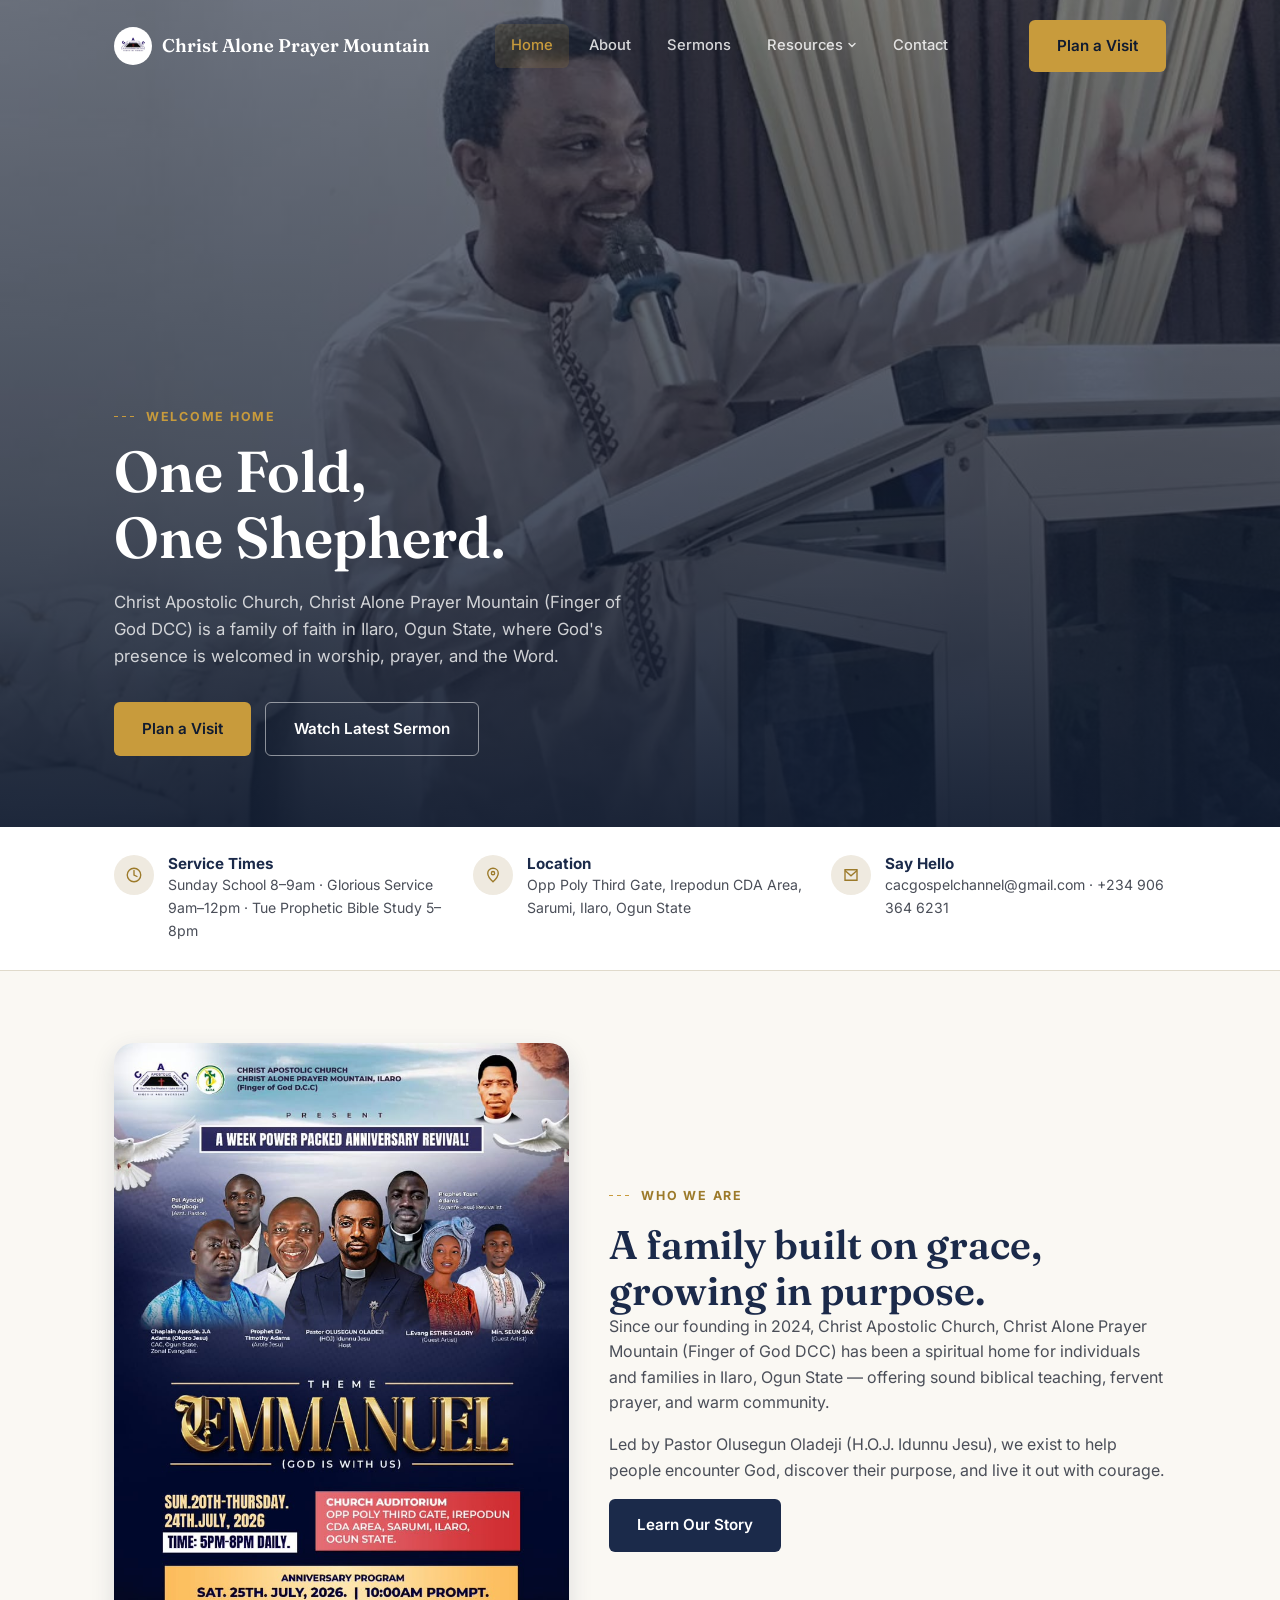
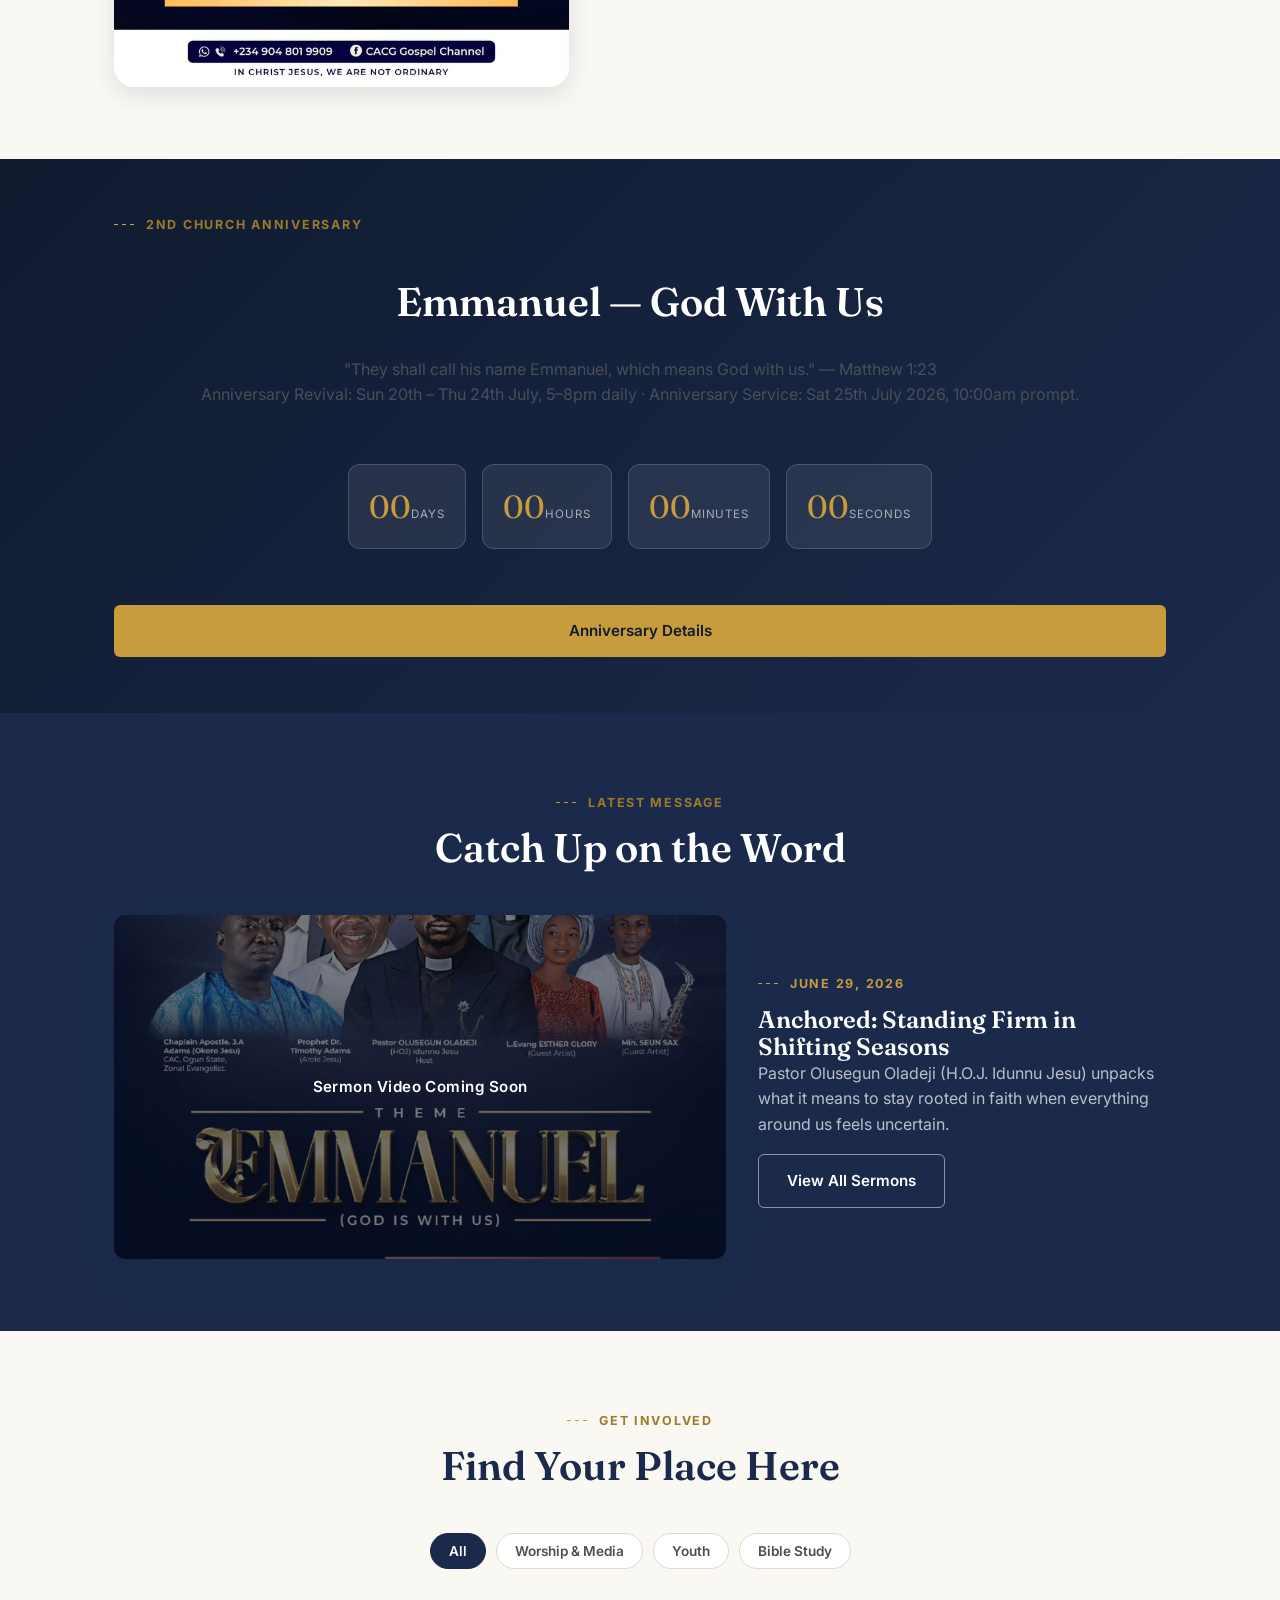
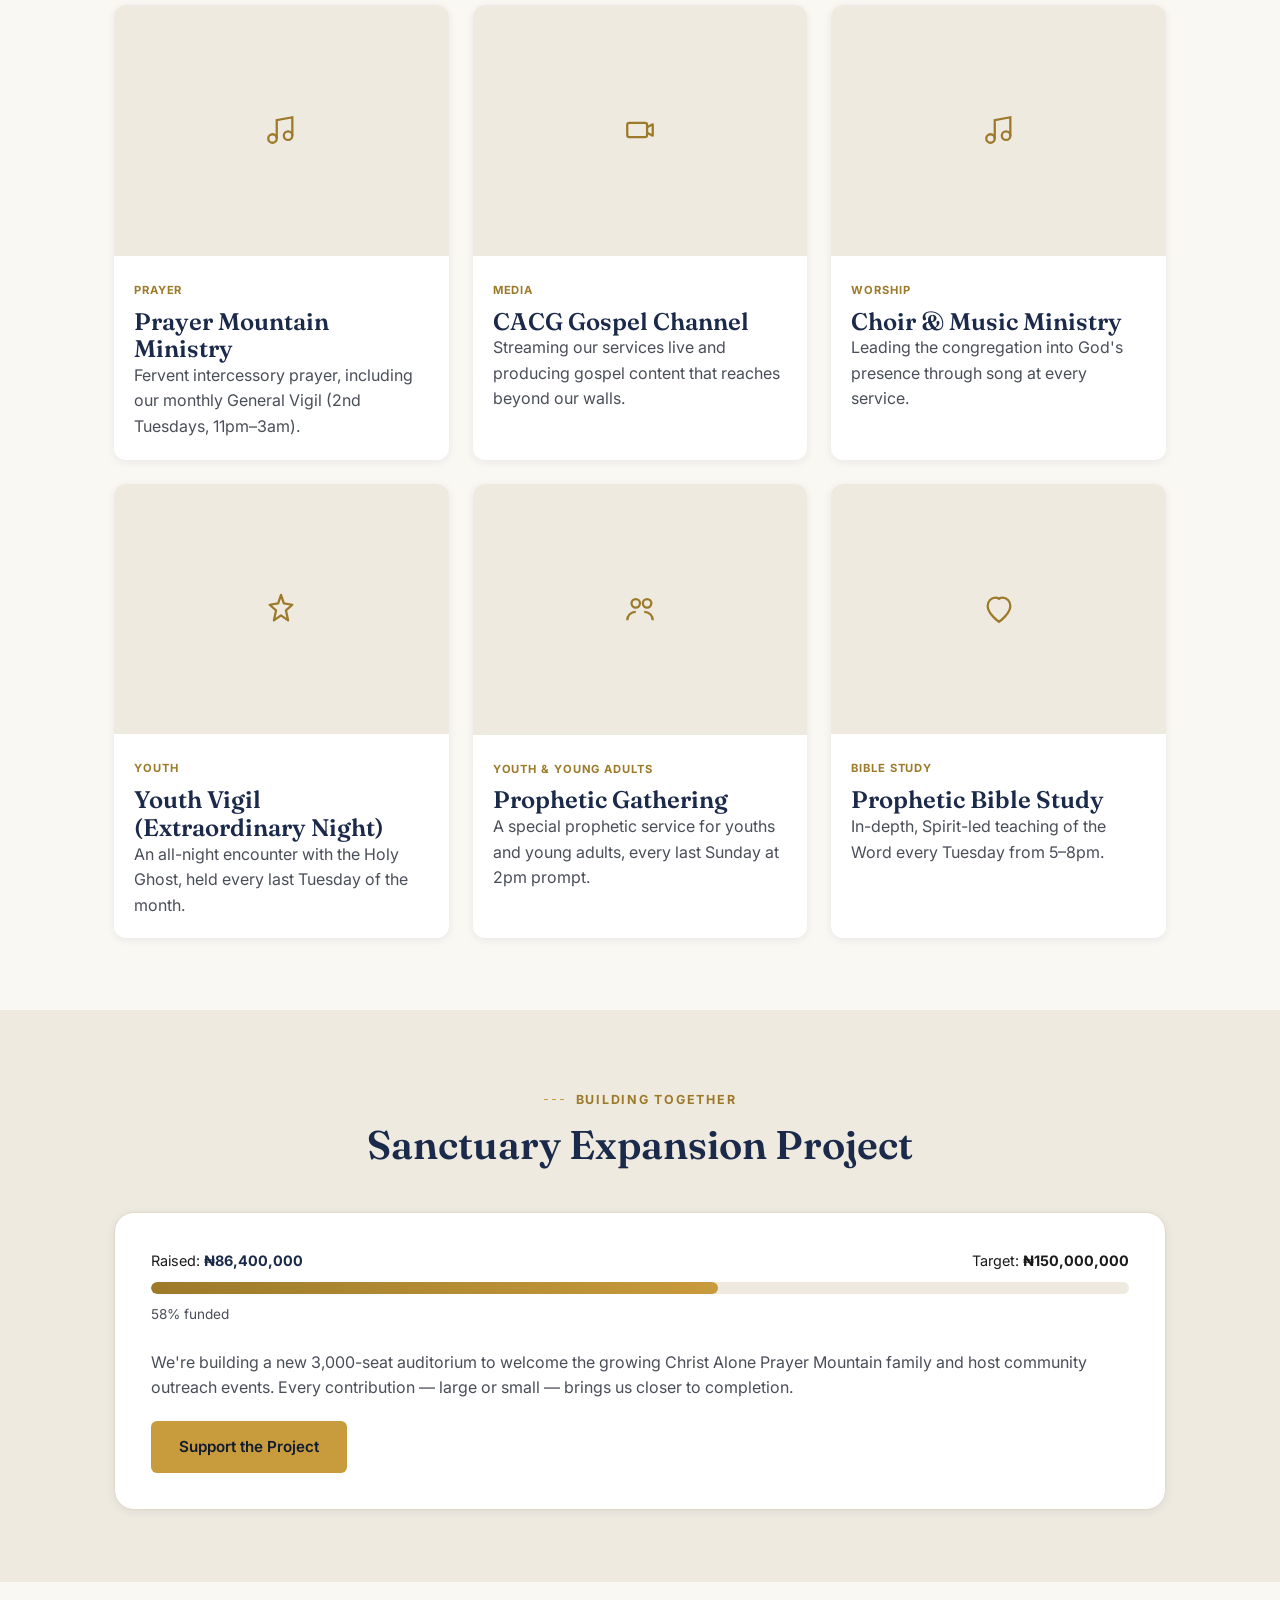
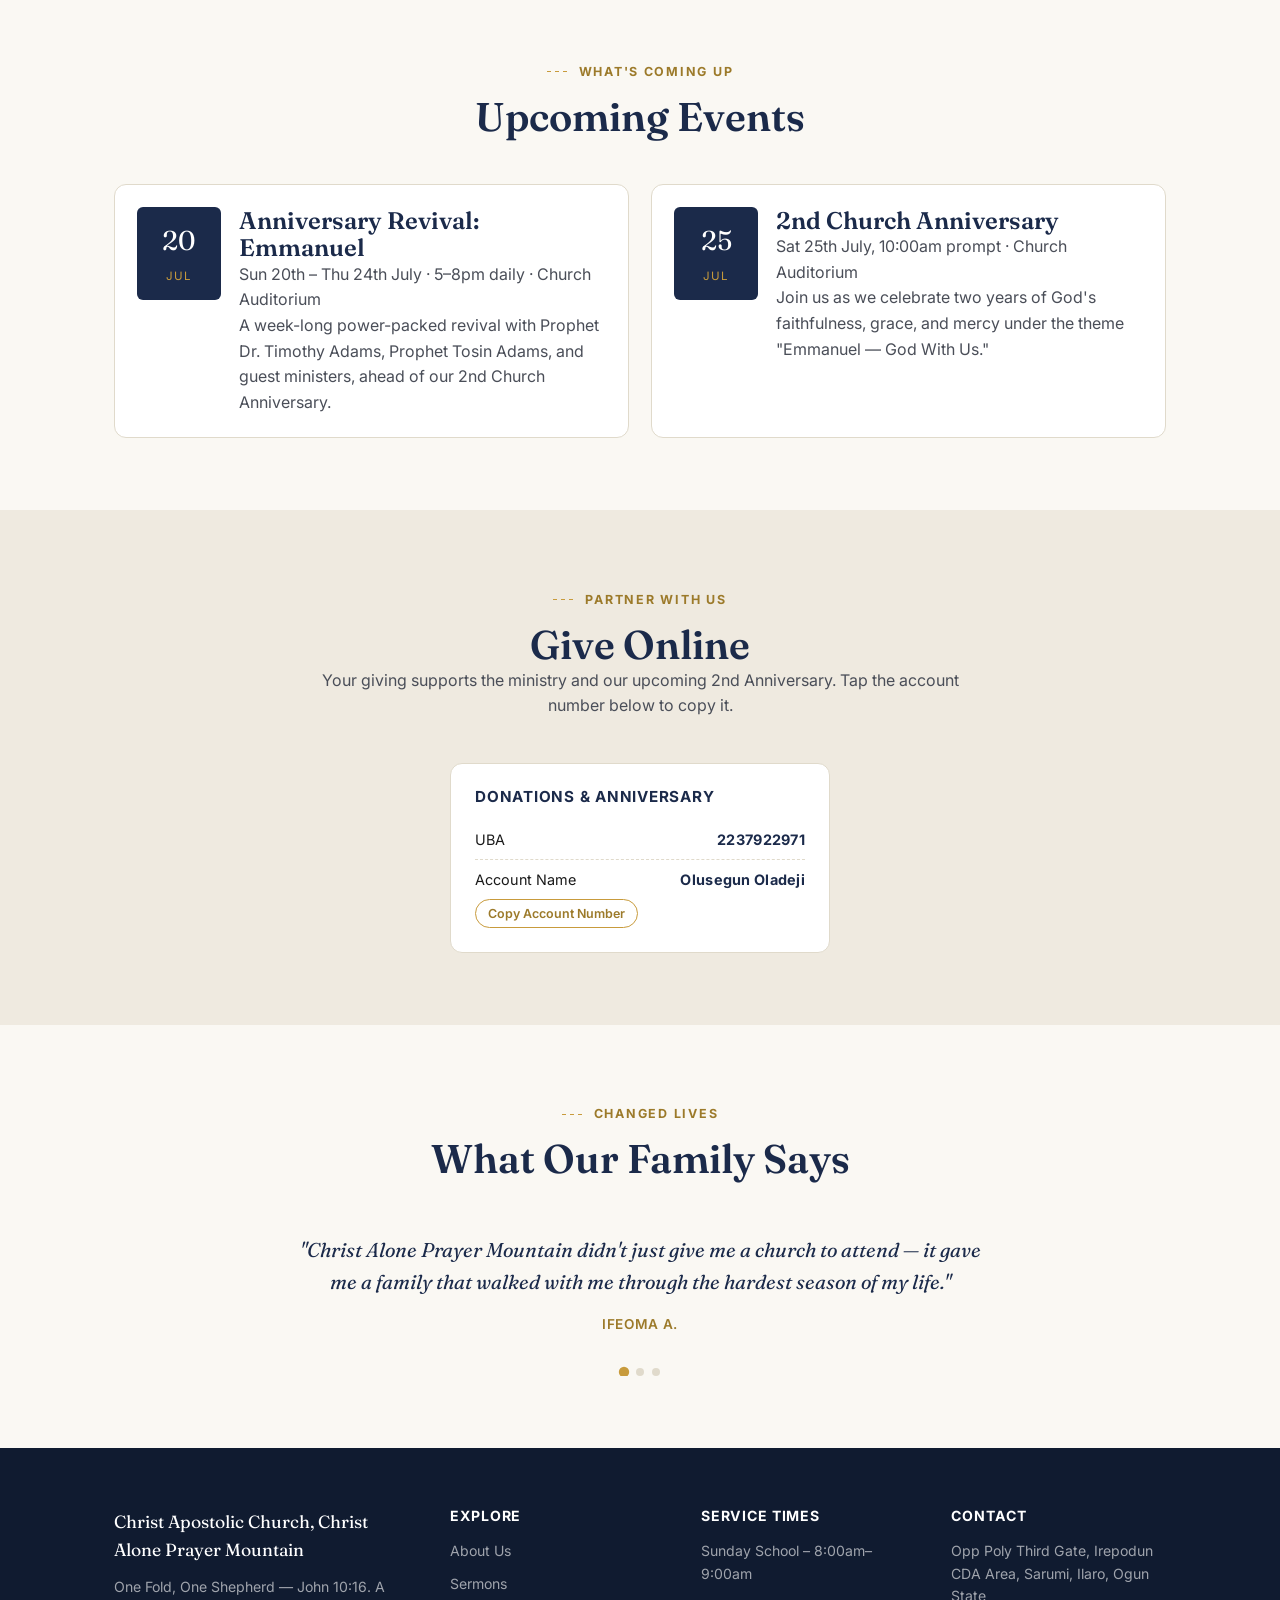
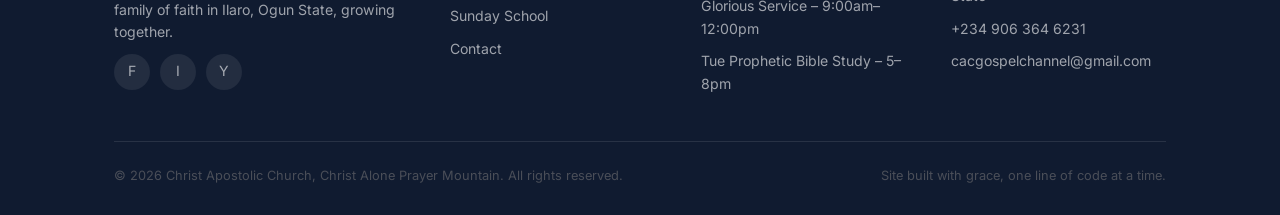
<file: index.html>
<!DOCTYPE html>
<html lang="en">
<head>
<meta charset="UTF-8">
<meta name="viewport" content="width=device-width, initial-scale=1.0">
<title>Christ Apostolic Church, Christ Alone Prayer Mountain (Finger of God DCC) | One Fold, One Shepherd</title>
<meta name="description" content="Christ Apostolic Church, Christ Alone Prayer Mountain, Ilaro, Ogun State — join us for worship, sermons, ministries, and community. Sunday School 8am, Glorious Service 9am.">
<link rel="stylesheet" href="style.css">
<link rel="preconnect" href="https://fonts.googleapis.com">
<link rel="preconnect" href="https://fonts.gstatic.com" crossorigin>
<link href="https://fonts.googleapis.com/css2?family=Fraunces:opsz,wght@9..144,500;9..144,600;9..144,700&family=Inter:wght@400;500;600;700&display=swap" rel="stylesheet">
<link rel="apple-touch-icon" sizes="180x180" href="./images/apple-touch-icon.png">
<link rel="icon" type="image/png" sizes="32x32" href="./images/favicon-32x32.png">
<link rel="icon" type="image/png" sizes="16x16" href="./images/favicon-16x16.png">
<link rel="manifest" href="./images/site.webmanifest">
</head>
<body>

<!-- NAVBAR -->
<header class="navbar" id="navbar">
  <div class="container">
    <a href="index.html" class="nav-logo">
      <img src="images/logo.jpg" alt="Christ Apostolic Church logo" class="nav-logo-img">
      Christ Alone Prayer Mountain
    </a>

    <nav class="nav-links" aria-label="Primary">
      <a href="index.html" class="active">Home</a>
      <a href="about.html">About</a>
      <a href="sermons.html">Sermons</a>
      <div class="nav-dropdown" id="resourcesDropdown">
        <a href="#" class="nav-dropdown-toggle">Resources
          <svg width="10" height="10" viewBox="0 0 10 10" fill="none"><path d="M2 3.5L5 6.5L8 3.5" stroke="currentColor" stroke-width="1.4" stroke-linecap="round" stroke-linejoin="round"/></svg>
        </a>
        <div class="nav-dropdown-menu">
          <a href="sunday-school.html">Sunday School Manual</a>
          <a href="sermons.html">Sermon Archive</a>
          <a href="contact.html#prayer">Prayer Requests</a>
        </div>
      </div>
      <a href="contact.html">Contact</a>
    </nav>

    <a href="#plan-visit" class="btn btn-primary nav-cta" data-modal-open>Plan a Visit</a>

    <button class="hamburger" id="hamburgerBtn" aria-label="Open menu" aria-expanded="false">
      <span></span><span></span><span></span>
    </button>
  </div>
</header>

<div class="mobile-menu-overlay" id="mobileOverlay"></div>
<nav class="mobile-menu" id="mobileMenu" aria-label="Mobile">
  <button class="mobile-menu-close" id="mobileMenuClose" aria-label="Close menu">&times;</button>
  <a href="index.html" class="active">Home</a>
  <a href="about.html">About</a>
  <a href="sermons.html">Sermons</a>
  <a href="sunday-school.html" class="mobile-submenu">Sunday School Manual</a>
  <a href="contact.html">Contact</a>
  <a href="#plan-visit" class="btn btn-primary" style="margin-top:20px;" data-modal-open>Plan a Visit</a>
</nav>

<!-- HERO SECTION -->
<section class="hero">
  <div class="hero-media">
    <!-- Using a static photo for now. To switch to video later, replace this img
         with: <video autoplay muted loop playsinline poster="images/pastor-preaching.jpg">
                 <source src="images/worship-bg.mp4" type="video/mp4">
               </video> -->
    <img src="images/pastor.jpg" alt="Pastor Olusegun Oladeji ministering at Christ Apostolic Church, Christ Alone Prayer Mountain">
  </div>
  <div class="hero-content">
    <p class="eyebrow hero-eyebrow">Welcome Home</p>
    <h1>One Fold,<br>One Shepherd.</h1>
    <p class="hero-sub">Christ Apostolic Church, Christ Alone Prayer Mountain (Finger of God DCC) is a family of faith in Ilaro, Ogun State, where God's presence is welcomed in worship, prayer, and the Word.</p>
    <div class="hero-actions">
      <a href="#" class="btn btn-primary" data-modal-open>Plan a Visit</a>
      <a href="sermons.html" class="btn btn-outline">Watch Latest Sermon</a>
    </div>
  </div>
</section>

<!-- SERVICE BAR SECTION -->
<section class="service-bar">
  <div class="container">
    <div class="service-item">
      <span class="icon">
        <svg width="18" height="18" viewBox="0 0 24 24" fill="none"><path d="M12 6V12L16 14" stroke="currentColor" stroke-width="1.8" stroke-linecap="round"/><circle cx="12" cy="12" r="9" stroke="currentColor" stroke-width="1.8"/></svg>
      </span>
      <div>
        <h4>Service Times</h4>
        <p>Sunday School 8&ndash;9am &middot; Glorious Service 9am&ndash;12pm &middot; Tue Prophetic Bible Study 5&ndash;8pm</p>
      </div>
    </div>
    <div class="service-item">
      <span class="icon">
        <svg width="18" height="18" viewBox="0 0 24 24" fill="none"><path d="M12 21C12 21 5 14.5 5 9.5C5 5.9 8 3 12 3C16 3 19 5.9 19 9.5C19 14.5 12 21 12 21Z" stroke="currentColor" stroke-width="1.8"/><circle cx="12" cy="9.5" r="2.2" stroke="currentColor" stroke-width="1.8"/></svg>
      </span>
      <div>
        <h4>Location</h4>
        <p>Opp Poly Third Gate, Irepodun CDA Area, Sarumi, Ilaro, Ogun State</p>
      </div>
    </div>
    <div class="service-item">
      <span class="icon">
        <svg width="18" height="18" viewBox="0 0 24 24" fill="none"><path d="M4 5H20V19H4V5Z" stroke="currentColor" stroke-width="1.8"/><path d="M4 6L12 13L20 6" stroke="currentColor" stroke-width="1.8"/></svg>
      </span>
      <div>
        <h4>Say Hello</h4>
        <p>cacgospelchannel@gmail.com &middot; +234 906 364 6231</p>
      </div>
    </div>
  </div>
</section>

<!-- ABOUT PREVIEW SECTION -->
<section class="about-preview section">
  <div class="container">
    <div class="about-media-frame about-media">
      <img src="images/pastor-preaching.jpg" alt="Pastor Olusegun Oladeji preaching at Christ Apostolic Church, Christ Alone Prayer Mountain">
    </div>
    <div class="about-text">
      <p class="eyebrow">Who We Are</p>
      <h2>A family built on grace, growing in purpose.</h2>
      <p>Since our founding in 2024, Christ Apostolic Church, Christ Alone Prayer Mountain (Finger of God DCC) has been a spiritual home for individuals and families in Ilaro, Ogun State — offering sound biblical teaching, fervent prayer, and warm community.</p>
      <p>Led by Pastor Olusegun Oladeji (H.O.J. Idunnu Jesu), we exist to help people encounter God, discover their purpose, and live it out with courage.</p>
      <a href="about.html" class="btn btn-navy">Learn Our Story</a>
    </div>
  </div>
</section>

<!-- ANNIVERSARY BANNER SECTION -->
<section class="anniversary-banner">
  <div class="container">
    <p class="eyebrow">2nd Church Anniversary</p>
    <h2>Emmanuel &mdash; God With Us</h2>
    <p>"They shall call his name Emmanuel, which means God with us." &mdash; Matthew 1:23<br>
    Anniversary Revival: Sun 20th &ndash; Thu 24th July, 5&ndash;8pm daily &middot; Anniversary Service: Sat 25th July 2026, 10:00am prompt.</p>
    <div class="anniversary-countdown" id="anniversaryCountdown">
      <div class="countdown-box"><span class="num" id="cdDays">00</span><span class="label">Days</span></div>
      <div class="countdown-box"><span class="num" id="cdHours">00</span><span class="label">Hours</span></div>
      <div class="countdown-box"><span class="num" id="cdMinutes">00</span><span class="label">Minutes</span></div>
      <div class="countdown-box"><span class="num" id="cdSeconds">00</span><span class="label">Seconds</span></div>
    </div>
    <a href="#" class="btn btn-primary">Anniversary Details</a>
  </div>
</section>

<!-- LATEST SERMON SECTION -->
<section class="latest-sermon section">
  <div class="container">
    <div class="section-head">
      <p class="eyebrow">Latest Message</p>
      <h2>Catch Up on the Word</h2>
    </div>
    <div class="sermon-feature">
      <div class="sermon-video sermon-video-static">
        <img src="images/pastor-preaching.jpg" alt="Sermon video coming soon">
        <div class="sermon-video-label">Sermon Video Coming Soon</div>
      </div>
      <div class="sermon-meta">
        <p class="eyebrow" style="color:var(--color-gold);">June 29, 2026</p>
        <h3 style="color:#fff;">Anchored: Standing Firm in Shifting Seasons</h3>
        <p>Pastor Olusegun Oladeji (H.O.J. Idunnu Jesu) unpacks what it means to stay rooted in faith when everything around us feels uncertain.</p>
        <a href="sermons.html" class="btn btn-outline" style="margin-top:16px;">View All Sermons</a>
      </div>
    </div>
  </div>
</section>

<!-- MINISTRIES GRID SECTION -->
<section class="ministries section" id="ministries">
  <div class="container">
    <div class="section-head">
      <p class="eyebrow">Get Involved</p>
      <h2>Find Your Place Here</h2>
    </div>
    <div class="ministries-filter" id="ministryFilters">
      <button class="filter-btn active" data-filter="all">All</button>
      <button class="filter-btn" data-filter="worship">Worship &amp; Media</button>
      <button class="filter-btn" data-filter="youth">Youth</button>
      <button class="filter-btn" data-filter="adults">Bible Study</button>
    </div>
    <div class="ministries-grid" id="ministriesGrid">
      <div class="ministry-card" data-category="worship">
        <div class="ministry-media">
          <svg width="34" height="34" viewBox="0 0 24 24" fill="none"><path d="M9 18V5L20 3V16" stroke="currentColor" stroke-width="1.6"/><circle cx="6" cy="18" r="3" stroke="currentColor" stroke-width="1.6"/><circle cx="17" cy="16" r="3" stroke="currentColor" stroke-width="1.6"/></svg>
        </div>
        <div class="ministry-body">
          <span class="tag">Prayer</span>
          <h3>Prayer Mountain Ministry</h3>
          <p>Fervent intercessory prayer, including our monthly General Vigil (2nd Tuesdays, 11pm&ndash;3am).</p>
        </div>
      </div>
      <div class="ministry-card" data-category="worship">
        <div class="ministry-media">
          <svg width="34" height="34" viewBox="0 0 24 24" fill="none"><rect x="3" y="7" width="14" height="10" rx="1.5" stroke="currentColor" stroke-width="1.6"/><path d="M17 10L21 8V16L17 14" stroke="currentColor" stroke-width="1.6" stroke-linejoin="round"/></svg>
        </div>
        <div class="ministry-body">
          <span class="tag">Media</span>
          <h3>CACG Gospel Channel</h3>
          <p>Streaming our services live and producing gospel content that reaches beyond our walls.</p>
        </div>
      </div>
      <div class="ministry-card" data-category="worship">
        <div class="ministry-media">
          <svg width="34" height="34" viewBox="0 0 24 24" fill="none"><path d="M9 18V5L20 3V16" stroke="currentColor" stroke-width="1.6"/><circle cx="6" cy="18" r="3" stroke="currentColor" stroke-width="1.6"/><circle cx="17" cy="16" r="3" stroke="currentColor" stroke-width="1.6"/></svg>
        </div>
        <div class="ministry-body">
          <span class="tag">Worship</span>
          <h3>Choir &amp; Music Ministry</h3>
          <p>Leading the congregation into God's presence through song at every service.</p>
        </div>
      </div>
      <div class="ministry-card" data-category="youth">
        <div class="ministry-media">
          <svg width="34" height="34" viewBox="0 0 24 24" fill="none"><path d="M12 2L14 8L20 9L15.5 13L17 20L12 16.5L7 20L8.5 13L4 9L10 8L12 2Z" stroke="currentColor" stroke-width="1.6" stroke-linejoin="round"/></svg>
        </div>
        <div class="ministry-body">
          <span class="tag">Youth</span>
          <h3>Youth Vigil (Extraordinary Night)</h3>
          <p>An all-night encounter with the Holy Ghost, held every last Tuesday of the month.</p>
        </div>
      </div>
      <div class="ministry-card" data-category="youth">
        <div class="ministry-media">
          <svg width="34" height="34" viewBox="0 0 24 24" fill="none"><circle cx="9" cy="8" r="3" stroke="currentColor" stroke-width="1.6"/><circle cx="17" cy="8" r="3" stroke="currentColor" stroke-width="1.6"/><path d="M3 20C3 16.5 5.5 14 9 14M21 20C21 16.5 18.5 14 15 14" stroke="currentColor" stroke-width="1.6"/></svg>
        </div>
        <div class="ministry-body">
          <span class="tag">Youth &amp; Young Adults</span>
          <h3>Prophetic Gathering</h3>
          <p>A special prophetic service for youths and young adults, every last Sunday at 2pm prompt.</p>
        </div>
      </div>
      <div class="ministry-card" data-category="adults">
        <div class="ministry-media">
          <svg width="34" height="34" viewBox="0 0 24 24" fill="none"><path d="M12 21C12 21 4 15.5 4 9.8C4 6.6 6.5 4 9.5 4C10.9 4 12 4.8 12 4.8C12 4.8 13.1 4 14.5 4C17.5 4 20 6.6 20 9.8C20 15.5 12 21 12 21Z" stroke="currentColor" stroke-width="1.6"/></svg>
        </div>
        <div class="ministry-body">
          <span class="tag">Bible Study</span>
          <h3>Prophetic Bible Study</h3>
          <p>In-depth, Spirit-led teaching of the Word every Tuesday from 5&ndash;8pm.</p>
        </div>
      </div>
    </div>
  </div>
</section>

<!-- CHURCH PROJECT SECTION -->
<section class="church-project section" style="background:var(--color-bg-alt);">
  <div class="container">
    <div class="section-head">
      <p class="eyebrow">Building Together</p>
      <h2>Sanctuary Expansion Project</h2>
    </div>
    <div class="project-card">
      <div class="project-stats">
        <span>Raised: <span class="current" id="projectCurrent">&#8358;86,400,000</span></span>
        <span>Target: <strong>&#8358;150,000,000</strong></span>
      </div>
      <div class="progress-track">
        <div class="progress-fill" id="projectProgress" data-target="58"></div>
      </div>
      <p class="project-percent"><span id="projectPercentLabel">0</span>% funded</p>
      <div class="project-body">
        <p>We're building a new 3,000-seat auditorium to welcome the growing Christ Alone Prayer Mountain family and host community outreach events. Every contribution — large or small — brings us closer to completion.</p>
        <a href="#give" class="btn btn-primary" style="margin-top:20px;">Support the Project</a>
      </div>
    </div>
  </div>
</section>

<!-- UPCOMING EVENTS SECTION -->
<section class="events section" id="events">
  <div class="container">
    <div class="section-head">
      <p class="eyebrow">What's Coming Up</p>
      <h2>Upcoming Events</h2>
    </div>
    <div class="events-grid">
      <div class="event-card">
        <div class="event-date"><span class="day">20</span><span class="month">Jul</span></div>
        <div>
          <h3>Anniversary Revival: Emmanuel</h3>
          <p>Sun 20th &ndash; Thu 24th July &middot; 5&ndash;8pm daily &middot; Church Auditorium</p>
          <p>A week-long power-packed revival with Prophet Dr. Timothy Adams, Prophet Tosin Adams, and guest ministers, ahead of our 2nd Church Anniversary.</p>
        </div>
      </div>
      <div class="event-card">
        <div class="event-date"><span class="day">25</span><span class="month">Jul</span></div>
        <div>
          <h3>2nd Church Anniversary</h3>
          <p>Sat 25th July, 10:00am prompt &middot; Church Auditorium</p>
          <p>Join us as we celebrate two years of God's faithfulness, grace, and mercy under the theme "Emmanuel &mdash; God With Us."</p>
        </div>
      </div>
    </div>
  </div>
</section>

<!-- GIVE/PARTNERSHIP SECTION -->
<section class="give-section section" id="give">
  <div class="container">
    <div class="section-head">
      <p class="eyebrow">Partner With Us</p>
      <h2>Give Online</h2>
      <p>Your giving supports the ministry and our upcoming 2nd Anniversary. Tap the account number below to copy it.</p>
    </div>
    <div class="give-grid give-grid-single">
      <div class="give-card">
        <h4>Donations &amp; Anniversary</h4>
        <div class="account-row">
          <span>UBA</span>
          <span class="account-number">2237922971</span>
        </div>
        <div class="account-row">
          <span>Account Name</span>
          <span class="account-number">Olusegun Oladeji</span>
        </div>
        <button class="copy-btn" data-copy="2237922971">Copy Account Number</button>
      </div>
    </div>
  </div>
</section>

<!-- TESTIMONIES SECTION -->
<section class="testimonies section">
  <div class="container">
    <div class="section-head">
      <p class="eyebrow">Changed Lives</p>
      <h2>What Our Family Says</h2>
    </div>
    <div class="testimony-slider">
      <div class="testimony-track" id="testimonyTrack">
        <div class="testimony-slide">
          <p class="quote">"Christ Alone Prayer Mountain didn't just give me a church to attend — it gave me a family that walked with me through the hardest season of my life."</p>
          <p class="author">Ifeoma A.</p>
        </div>
        <div class="testimony-slide">
          <p class="quote">"The teaching here is practical and deep at the same time. I've grown more in two years than in the previous ten."</p>
          <p class="author">Emeka O.</p>
        </div>
        <div class="testimony-slide">
          <p class="quote">"Kids Harbor made Sunday mornings something my children actually look forward to. That says a lot."</p>
          <p class="author">Blessing N.</p>
        </div>
      </div>
      <div class="testimony-dots" id="testimonyDots"></div>
    </div>
  </div>
</section>

<!-- FOOTER SECTION -->
<footer class="site-footer">
  <div class="container">
    <div class="footer-grid">
      <div class="footer-col">
        <div class="footer-brand">Christ Apostolic Church, Christ Alone Prayer Mountain</div>
        <p>One Fold, One Shepherd — John 10:16. A family of faith in Ilaro, Ogun State, growing together.</p>
        <div class="footer-social">
          <a href="#" aria-label="Facebook">F</a>
          <a href="#" aria-label="Instagram">I</a>
          <a href="#" aria-label="YouTube">Y</a>
        </div>
      </div>
      <div class="footer-col">
        <h4>Explore</h4>
        <a href="about.html">About Us</a>
        <a href="sermons.html">Sermons</a>
        <a href="sunday-school.html">Sunday School</a>
        <a href="contact.html">Contact</a>
      </div>
      <div class="footer-col">
        <h4>Service Times</h4>
        <p>Sunday School &ndash; 8:00am&ndash;9:00am</p>
        <p>Glorious Service &ndash; 9:00am&ndash;12:00pm</p>
        <p>Tue Prophetic Bible Study &ndash; 5&ndash;8pm</p>
      </div>
      <div class="footer-col">
        <h4>Contact</h4>
        <p>Opp Poly Third Gate, Irepodun CDA Area, Sarumi, Ilaro, Ogun State</p>
        <a href="tel:+2349063646231">+234 906 364 6231</a>
        <a href="mailto:cacgospelchannel@gmail.com">cacgospelchannel@gmail.com</a>
      </div>
    </div>
    <div class="footer-bottom">
      <p>&copy; 2026 Christ Apostolic Church, Christ Alone Prayer Mountain. All rights reserved.</p>
      <p>Site built with grace, one line of code at a time.</p>
    </div>
  </div>
</footer>

<!-- MODAL POPUP (PLAN A VISIT) -->
<div class="modal-overlay" id="visitModalOverlay">
  <div class="modal" role="dialog" aria-modal="true" aria-labelledby="visitModalTitle">
    <button class="modal-close" id="visitModalClose" aria-label="Close">&times;</button>
    <h3 id="visitModalTitle">Plan Your Visit</h3>
    <p class="modal-sub">Let us know you're coming so we can welcome you properly.</p>
    <form id="visitForm" novalidate>
      <div class="form-group" id="visitNameGroup">
        <label for="visitName">Full Name</label>
        <input type="text" id="visitName" name="visitName" required>
        <span class="form-error">Please enter your name.</span>
      </div>
      <div class="form-group" id="visitEmailGroup">
        <label for="visitEmail">Email</label>
        <input type="email" id="visitEmail" name="visitEmail" required>
        <span class="form-error">Please enter a valid email.</span>
      </div>
      <div class="form-group" id="visitDateGroup">
        <label for="visitDate">Which Day?</label>
        <input type="date" id="visitDate" name="visitDate" required>
        <span class="form-error">Please choose a date.</span>
      </div>
      <button type="submit" class="btn btn-primary" style="width:100%;">Confirm Visit</button>
    </form>
  </div>
</div>

<!-- BACK TO TOP BUTTON -->
<button class="back-to-top" id="backToTop" aria-label="Back to top">
  <svg width="18" height="18" viewBox="0 0 24 24" fill="none"><path d="M12 19V5M12 5L6 11M12 5L18 11" stroke="currentColor" stroke-width="2" stroke-linecap="round" stroke-linejoin="round"/></svg>
</button>

<div class="toast" id="toast"></div>

<script>
  /* ============================================================
     GRACE HARBOR FAMILY CHURCH — HOME PAGE SCRIPT
     ============================================================ */

  /* 1. STICKY NAVBAR + ACTIVE NAV HIGHLIGHT (active nav already set via .active class in markup) */
  const navbar = document.getElementById('navbar');
  function handleNavbarScroll() {
    if (window.scrollY > 30) {
      navbar.classList.add('is-scrolled');
    } else {
      navbar.classList.remove('is-scrolled');
    }
  }
  window.addEventListener('scroll', handleNavbarScroll);
  handleNavbarScroll();

  /* 11. MOBILE MENU: hamburger + slide animation + dropdown */
  const hamburgerBtn = document.getElementById('hamburgerBtn');
  const mobileMenu = document.getElementById('mobileMenu');
  const mobileOverlay = document.getElementById('mobileOverlay');
  const mobileMenuClose = document.getElementById('mobileMenuClose');

  function openMobileMenu() {
    mobileMenu.classList.add('is-open');
    mobileOverlay.classList.add('is-open');
    hamburgerBtn.classList.add('is-active');
    hamburgerBtn.setAttribute('aria-expanded', 'true');
    document.body.style.overflow = 'hidden';
  }
  function closeMobileMenu() {
    mobileMenu.classList.remove('is-open');
    mobileOverlay.classList.remove('is-open');
    hamburgerBtn.classList.remove('is-active');
    hamburgerBtn.setAttribute('aria-expanded', 'false');
    document.body.style.overflow = '';
  }
  hamburgerBtn.addEventListener('click', () => {
    mobileMenu.classList.contains('is-open') ? closeMobileMenu() : openMobileMenu();
  });
  mobileMenuClose.addEventListener('click', closeMobileMenu);
  mobileOverlay.addEventListener('click', closeMobileMenu);

  /* Resources dropdown tap-support on touch devices */
  const resourcesDropdown = document.getElementById('resourcesDropdown');
  if (resourcesDropdown) {
    const toggle = resourcesDropdown.querySelector('.nav-dropdown-toggle');
    toggle.addEventListener('click', (e) => {
      if (window.innerWidth < 900) {
        e.preventDefault();
        resourcesDropdown.classList.toggle('is-open');
      }
    });
  }

  /* 3. COPY TO CLIPBOARD for bank accounts + toast */
  const toast = document.getElementById('toast');
  let toastTimer;
  function showToast(message) {
    toast.textContent = message;
    toast.classList.add('is-visible');
    clearTimeout(toastTimer);
    toastTimer = setTimeout(() => toast.classList.remove('is-visible'), 2200);
  }
  document.querySelectorAll('.copy-btn').forEach((btn) => {
    btn.addEventListener('click', () => {
      const value = btn.getAttribute('data-copy');
      navigator.clipboard.writeText(value).then(() => {
        showToast('Account number copied!');
      }).catch(() => {
        showToast('Could not copy — please copy manually.');
      });
    });
  });

  /* 4. COUNTDOWN TIMER for anniversary date (2nd Anniversary — Sat 25th July 2026, 10:00am) */
  function startAnniversaryCountdown() {
    const anniversaryDate = new Date('2026-07-25T10:00:00').getTime();
    function tick() {
      const now = new Date().getTime();
      const distance = anniversaryDate - now;
      if (distance <= 0) {
        document.getElementById('cdDays').textContent = '00';
        document.getElementById('cdHours').textContent = '00';
        document.getElementById('cdMinutes').textContent = '00';
        document.getElementById('cdSeconds').textContent = '00';
        return;
      }
      const days = Math.floor(distance / (1000 * 60 * 60 * 24));
      const hours = Math.floor((distance % (1000 * 60 * 60 * 24)) / (1000 * 60 * 60));
      const minutes = Math.floor((distance % (1000 * 60 * 60)) / (1000 * 60));
      const seconds = Math.floor((distance % (1000 * 60)) / 1000);
      document.getElementById('cdDays').textContent = String(days).padStart(2, '0');
      document.getElementById('cdHours').textContent = String(hours).padStart(2, '0');
      document.getElementById('cdMinutes').textContent = String(minutes).padStart(2, '0');
      document.getElementById('cdSeconds').textContent = String(seconds).padStart(2, '0');
    }
    tick();
    setInterval(tick, 1000);
  }
  startAnniversaryCountdown();

  /* 5. PROGRESS BAR ANIMATION on scroll (church project) */
  const progressFill = document.getElementById('projectProgress');
  const percentLabel = document.getElementById('projectPercentLabel');
  let progressAnimated = false;
  function animateProgressIfVisible() {
    if (progressAnimated || !progressFill) return;
    const rect = progressFill.getBoundingClientRect();
    if (rect.top < window.innerHeight - 80) {
      const target = parseInt(progressFill.getAttribute('data-target'), 10);
      progressFill.style.width = target + '%';
      percentLabel.textContent = target;
      progressAnimated = true;
    }
  }
  window.addEventListener('scroll', animateProgressIfVisible);
  animateProgressIfVisible();

  /* 6. MODAL POPUP: Plan a Visit */
  const visitModalOverlay = document.getElementById('visitModalOverlay');
  const visitModalClose = document.getElementById('visitModalClose');
  document.querySelectorAll('[data-modal-open]').forEach((trigger) => {
    trigger.addEventListener('click', (e) => {
      e.preventDefault();
      visitModalOverlay.classList.add('is-open');
      closeMobileMenu();
    });
  });
  function closeVisitModal() {
    visitModalOverlay.classList.remove('is-open');
  }
  visitModalClose.addEventListener('click', closeVisitModal);
  visitModalOverlay.addEventListener('click', (e) => {
    if (e.target === visitModalOverlay) closeVisitModal();
  });

  /* 13. FORM VALIDATION: visit modal form (Now Connected to Google Sheets & WhatsApp API) */
  const visitForm = document.getElementById('visitForm');
  const WEB_APP_URL = "https://script.google.com/macros/s/AKfycbyI6ebysvNkuzn6aIVWsZpmS3mi0XLqlNh2rp-hX6y85f5hmXQsgRn6u8RhYBvhE9pc/exec";

  visitForm.addEventListener('submit', async (e) => {
    e.preventDefault();
    let valid = true;
    const name = document.getElementById('visitName');
    const email = document.getElementById('visitEmail');
    const date = document.getElementById('visitDate');
    const emailPattern = /^[^\s@]+@[^\s@]+\.[^\s@]+$/;

    [
      [name, name.value.trim().length > 1],
      [email, emailPattern.test(email.value.trim())],
      [date, date.value.trim().length > 0]
    ].forEach(([field, isValid]) => {
      field.closest('.form-group').classList.toggle('has-error', !isValid);
      if (!isValid) valid = false;
    });

    if (valid) {
      const submitButton = visitForm.querySelector('button[type="submit"]');
      const originalButtonText = submitButton ? submitButton.textContent : "Confirm Visit";

      // Change button state to loading
      if (submitButton) {
        submitButton.disabled = true;
        submitButton.textContent = "Sending...";
      }

      // Map values matching the format expected by the Apps Script
      const formData = {
        name: name.value.trim(),
        email: email.value.trim(),
        subject: `📅 Visit Date: ${date.value}`,
        message: "Plan a Visit Request"
      };

      try {
        // Submit details directly to Google Sheets & WhatsApp pipeline
        await fetch(WEB_APP_URL, {
          method: "POST",
          mode: "no-cors",
          headers: {
            "Content-Type": "text/plain",
          },
          body: JSON.stringify(formData)
        });

        // Clear inputs, close modal, and display beautiful success toast
        showToast("You're on the list — we look forward to seeing you!");
        visitForm.reset();
        closeVisitModal();

      } catch (error) {
        console.error("Submission failed:", error);
        showToast("Error processing request. Please try again.");
      } finally {
        // Reset the button layout state
        if (submitButton) {
          submitButton.disabled = false;
          submitButton.textContent = originalButtonText;
        }
      }
    }
  });

  /* 7. TABS/FILTER: ministries filter on home */
  const filterButtons = document.querySelectorAll('#ministryFilters .filter-btn');
  const ministryCards = document.querySelectorAll('#ministriesGrid .ministry-card');
  filterButtons.forEach((btn) => {
    btn.addEventListener('click', () => {
      filterButtons.forEach((b) => b.classList.remove('active'));
      btn.classList.add('active');
      const filter = btn.getAttribute('data-filter');
      ministryCards.forEach((card) => {
        const match = filter === 'all' || card.getAttribute('data-category') === filter;
        card.classList.toggle('is-hidden', !match);
      });
    });
  });

  /* 9. LAZY LOAD: YouTube iframes and images via IntersectionObserver */
  const lazyIframes = document.querySelectorAll('iframe[data-src]');
  if ('IntersectionObserver' in window) {
    const io = new IntersectionObserver((entries, observer) => {
      entries.forEach((entry) => {
        if (entry.isIntersecting) {
          const el = entry.target;
          el.src = el.getAttribute('data-src');
          el.removeAttribute('data-src');
          observer.unobserve(el);
        }
      });
    }, { rootMargin: '100px' });
    lazyIframes.forEach((el) => io.observe(el));
  } else {
    lazyIframes.forEach((el) => { el.src = el.getAttribute('data-src'); });
  }

  /* 10. BACK TO TOP BUTTON */
  const backToTop = document.getElementById('backToTop');
  window.addEventListener('scroll', () => {
    backToTop.classList.toggle('is-visible', window.scrollY > 300);
  });
  backToTop.addEventListener('click', () => {
    window.scrollTo({ top: 0, behavior: 'smooth' });
  });

  /* 12. TESTIMONY SLIDER: auto-sliding carousel */
  const testimonyTrack = document.getElementById('testimonyTrack');
  const testimonyDotsWrap = document.getElementById('testimonyDots');
  const slides = testimonyTrack ? testimonyTrack.children : [];
  let currentSlide = 0;
  let testimonyTimer;

  if (testimonyTrack) {
    for (let i = 0; i < slides.length; i++) {
      const dot = document.createElement('button');
      if (i === 0) dot.classList.add('active');
      dot.setAttribute('aria-label', 'Go to testimony ' + (i + 1));
      dot.addEventListener('click', () => goToSlide(i));
      testimonyDotsWrap.appendChild(dot);
    }

    function goToSlide(index) {
      currentSlide = index;
      testimonyTrack.style.transform = `translateX(-${index * 100}%)`;
      [...testimonyDotsWrap.children].forEach((dot, i) => {
        dot.classList.toggle('active', i === index);
      });
    }

    function nextSlide() {
      goToSlide((currentSlide + 1) % slides.length);
    }

    function startTestimonyAutoplay() {
      testimonyTimer = setInterval(nextSlide, 5500);
    }
    startTestimonyAutoplay();

    testimonyTrack.closest('.testimony-slider').addEventListener('mouseenter', () => clearInterval(testimonyTimer));
    testimonyTrack.closest('.testimony-slider').addEventListener('mouseleave', startTestimonyAutoplay);
  }
</script>
</body>
</html>
</file>
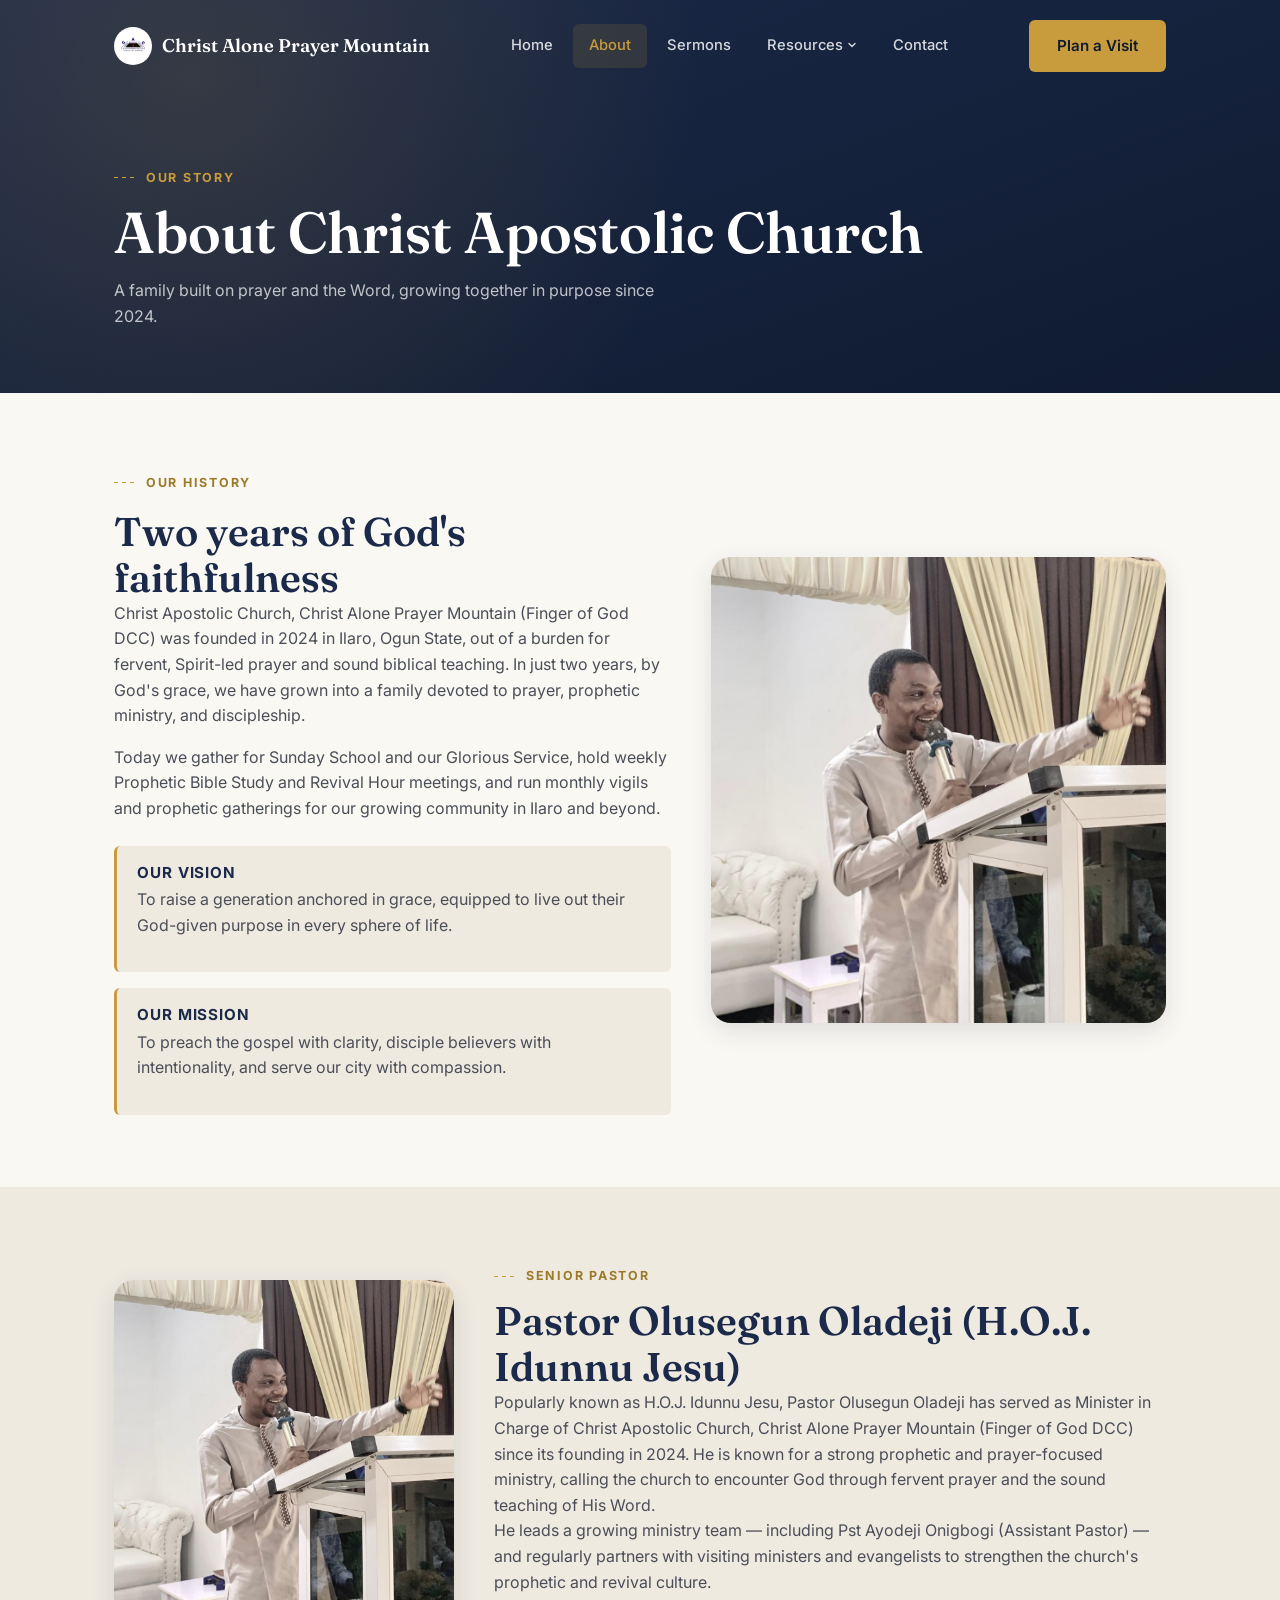
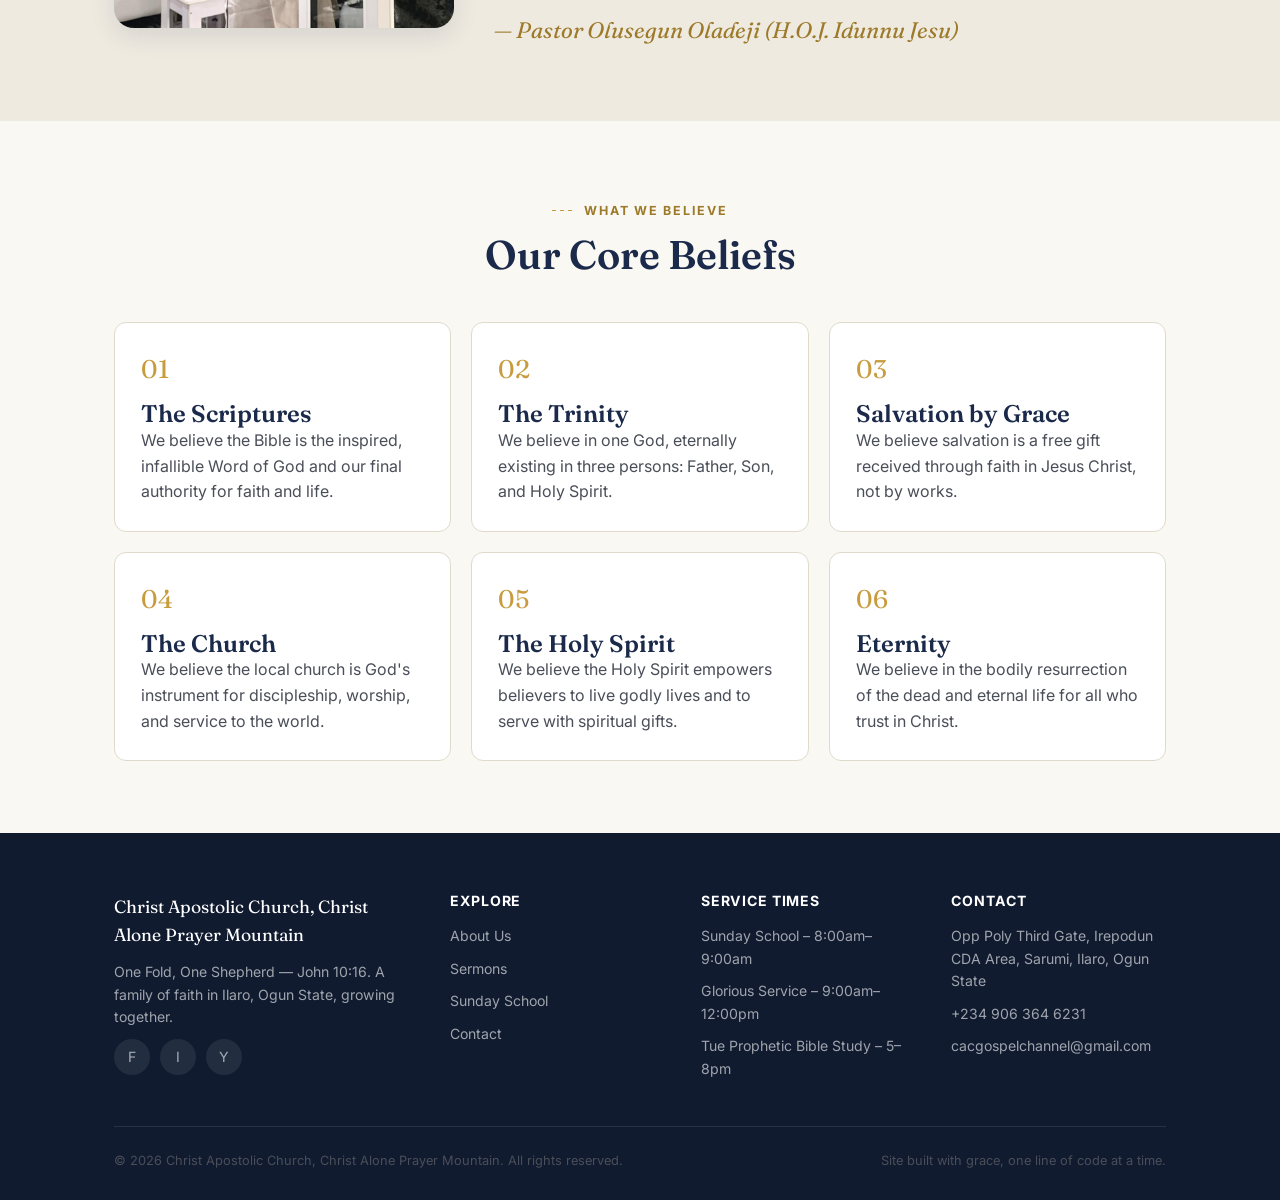
<file: about.html>
<!DOCTYPE html>
<html lang="en">
<head>
<meta charset="UTF-8">
<meta name="viewport" content="width=device-width, initial-scale=1.0">
<title>About Us | Christ Apostolic Church, Christ Alone Prayer Mountain</title>
<meta name="description" content="Learn the history, vision, mission, and beliefs of Christ Apostolic Church, Christ Alone Prayer Mountain, and meet our Senior Pastor.">
<link rel="stylesheet" href="style.css">
<link rel="preconnect" href="https://fonts.googleapis.com">
<link rel="preconnect" href="https://fonts.gstatic.com" crossorigin>
<link href="https://fonts.googleapis.com/css2?family=Fraunces:opsz,wght@9..144,500;9..144,600;9..144,700&family=Inter:wght@400;500;600;700&display=swap" rel="stylesheet">
<link rel="apple-touch-icon" sizes="180x180" href="./images/apple-touch-icon.png">
<link rel="icon" type="image/png" sizes="32x32" href="./images/favicon-32x32.png">
<link rel="icon" type="image/png" sizes="16x16" href="./images/favicon-16x16.png">
<link rel="manifest" href="./images/site.webmanifest">
</head>
<body>

<!-- NAVBAR -->
<header class="navbar" id="navbar">
  <div class="container">
    <a href="index.html" class="nav-logo">
      <img src="images/logo.jpg" alt="Christ Apostolic Church logo" class="nav-logo-img">
      Christ Alone Prayer Mountain
    </a>
    <nav class="nav-links" aria-label="Primary">
      <a href="index.html">Home</a>
      <a href="about.html" class="active">About</a>
      <a href="sermons.html">Sermons</a>
      <div class="nav-dropdown" id="resourcesDropdown">
        <a href="#" class="nav-dropdown-toggle">Resources
          <svg width="10" height="10" viewBox="0 0 10 10" fill="none"><path d="M2 3.5L5 6.5L8 3.5" stroke="currentColor" stroke-width="1.4" stroke-linecap="round" stroke-linejoin="round"/></svg>
        </a>
        <div class="nav-dropdown-menu">
          <a href="sunday-school.html">Sunday School Manual</a>
          <a href="sermons.html">Sermon Archive</a>
          <a href="contact.html#prayer">Prayer Requests</a>
        </div>
      </div>
      <a href="contact.html">Contact</a>
    </nav>
    <a href="#" class="btn btn-primary nav-cta" data-modal-open>Plan a Visit</a>
    <button class="hamburger" id="hamburgerBtn" aria-label="Open menu" aria-expanded="false">
      <span></span><span></span><span></span>
    </button>
  </div>
</header>

<div class="mobile-menu-overlay" id="mobileOverlay"></div>
<nav class="mobile-menu" id="mobileMenu" aria-label="Mobile">
  <button class="mobile-menu-close" id="mobileMenuClose" aria-label="Close menu">&times;</button>
  <a href="index.html">Home</a>
  <a href="about.html" class="active">About</a>
  <a href="sermons.html">Sermons</a>
  <a href="sunday-school.html" class="mobile-submenu">Sunday School Manual</a>
  <a href="contact.html">Contact</a>
  <a href="#" class="btn btn-primary" style="margin-top:20px;" data-modal-open>Plan a Visit</a>
</nav>

<!-- PAGE HEADER: About Us -->
<section class="page-header">
  <div class="container">
    <p class="eyebrow">Our Story</p>
    <h1>About Christ Apostolic Church</h1>
    <p>A family built on prayer and the Word, growing together in purpose since 2024.</p>
  </div>
</section>

<!-- ABOUT SECTION: Full history, vision, mission -->
<section class="about-full section">
  <div class="container reverse">
    <div class="about-media-frame about-media">
      <img src="images/pastor.jpg" alt="Christ Apostolic Church, Christ Alone Prayer Mountain congregation">
    </div>
    <div class="about-text">
      <p class="eyebrow">Our History</p>
      <h2>Two years of God's faithfulness</h2>
      <p>Christ Apostolic Church, Christ Alone Prayer Mountain (Finger of God DCC) was founded in 2024 in Ilaro, Ogun State, out of a burden for fervent, Spirit-led prayer and sound biblical teaching. In just two years, by God's grace, we have grown into a family devoted to prayer, prophetic ministry, and discipleship.</p>
      <p>Today we gather for Sunday School and our Glorious Service, hold weekly Prophetic Bible Study and Revival Hour meetings, and run monthly vigils and prophetic gatherings for our growing community in Ilaro and beyond.</p>
      <div class="mission-vision">
        <div class="mission-vision-card">
          <h4>Our Vision</h4>
          <p>To raise a generation anchored in grace, equipped to live out their God-given purpose in every sphere of life.</p>
        </div>
        <div class="mission-vision-card">
          <h4>Our Mission</h4>
          <p>To preach the gospel with clarity, disciple believers with intentionality, and serve our city with compassion.</p>
        </div>
      </div>
    </div>
  </div>
</section>

<!-- SENIOR PASTOR SECTION: Big photo + bio -->
<section class="pastor-section section">
  <div class="container pastor-grid">
    <div class="pastor-photo">
      <img src="images/pastor.jpg" alt="Pastor Olusegun Oladeji (H.O.J. Idunnu Jesu), Senior Pastor of Christ Apostolic Church, Christ Alone Prayer Mountain">
    </div>
    <div class="pastor-bio">
      <p class="eyebrow">Senior Pastor</p>
      <h2>Pastor Olusegun Oladeji (H.O.J. Idunnu Jesu)</h2>
      <p>Popularly known as H.O.J. Idunnu Jesu, Pastor Olusegun Oladeji has served as Minister in Charge of Christ Apostolic Church, Christ Alone Prayer Mountain (Finger of God DCC) since its founding in 2024. He is known for a strong prophetic and prayer-focused ministry, calling the church to encounter God through fervent prayer and the sound teaching of His Word.</p>
      <p>He leads a growing ministry team &mdash; including Pst Ayodeji Onigbogi (Assistant Pastor) &mdash; and regularly partners with visiting ministers and evangelists to strengthen the church's prophetic and revival culture.</p>
      <p class="pastor-signature">— Pastor Olusegun Oladeji (H.O.J. Idunnu Jesu)</p>
    </div>
  </div>
</section>

<!-- BELIEFS SECTION -->
<section class="beliefs section">
  <div class="container">
    <div class="section-head">
      <p class="eyebrow">What We Believe</p>
      <h2>Our Core Beliefs</h2>
    </div>
    <div class="beliefs-grid">
      <div class="belief-card">
        <p class="num">01</p>
        <h3>The Scriptures</h3>
        <p>We believe the Bible is the inspired, infallible Word of God and our final authority for faith and life.</p>
      </div>
      <div class="belief-card">
        <p class="num">02</p>
        <h3>The Trinity</h3>
        <p>We believe in one God, eternally existing in three persons: Father, Son, and Holy Spirit.</p>
      </div>
      <div class="belief-card">
        <p class="num">03</p>
        <h3>Salvation by Grace</h3>
        <p>We believe salvation is a free gift received through faith in Jesus Christ, not by works.</p>
      </div>
      <div class="belief-card">
        <p class="num">04</p>
        <h3>The Church</h3>
        <p>We believe the local church is God's instrument for discipleship, worship, and service to the world.</p>
      </div>
      <div class="belief-card">
        <p class="num">05</p>
        <h3>The Holy Spirit</h3>
        <p>We believe the Holy Spirit empowers believers to live godly lives and to serve with spiritual gifts.</p>
      </div>
      <div class="belief-card">
        <p class="num">06</p>
        <h3>Eternity</h3>
        <p>We believe in the bodily resurrection of the dead and eternal life for all who trust in Christ.</p>
      </div>
    </div>
  </div>
</section>

<!-- FOOTER SECTION -->
<footer class="site-footer">
  <div class="container">
    <div class="footer-grid">
      <div class="footer-col">
        <div class="footer-brand">Christ Apostolic Church, Christ Alone Prayer Mountain</div>
        <p>One Fold, One Shepherd — John 10:16. A family of faith in Ilaro, Ogun State, growing together.</p>
        <div class="footer-social">
          <a href="#" aria-label="Facebook">F</a>
          <a href="#" aria-label="Instagram">I</a>
          <a href="#" aria-label="YouTube">Y</a>
        </div>
      </div>
      <div class="footer-col">
        <h4>Explore</h4>
        <a href="about.html">About Us</a>
        <a href="sermons.html">Sermons</a>
        <a href="sunday-school.html">Sunday School</a>
        <a href="contact.html">Contact</a>
      </div>
      <div class="footer-col">
        <h4>Service Times</h4>
        <p>Sunday School &ndash; 8:00am&ndash;9:00am</p>
        <p>Glorious Service &ndash; 9:00am&ndash;12:00pm</p>
        <p>Tue Prophetic Bible Study &ndash; 5&ndash;8pm</p>
      </div>
      <div class="footer-col">
        <h4>Contact</h4>
        <p>Opp Poly Third Gate, Irepodun CDA Area, Sarumi, Ilaro, Ogun State</p>
        <a href="tel:+2349063646231">+234 906 364 6231</a>
        <a href="mailto:cacgospelchannel@gmail.com">cacgospelchannel@gmail.com</a>
      </div>
    </div>
    <div class="footer-bottom">
      <p>&copy; 2026 Christ Apostolic Church, Christ Alone Prayer Mountain. All rights reserved.</p>
      <p>Site built with grace, one line of code at a time.</p>
    </div>
  </div>
</footer>

<!-- MODAL POPUP -->
<div class="modal-overlay" id="visitModalOverlay">
  <div class="modal" role="dialog" aria-modal="true" aria-labelledby="visitModalTitle">
    <button class="modal-close" id="visitModalClose" aria-label="Close">&times;</button>
    <h3 id="visitModalTitle">Plan Your Visit</h3>
    <p class="modal-sub">Let us know you're coming so we can welcome you properly.</p>
    <form id="visitForm" novalidate>
      <div class="form-group">
        <label for="visitName">Full Name</label>
        <input type="text" id="visitName" name="visitName" required>
        <span class="form-error">Please enter your name.</span>
      </div>
      <div class="form-group">
        <label for="visitEmail">Email</label>
        <input type="email" id="visitEmail" name="visitEmail" required>
        <span class="form-error">Please enter a valid email.</span>
      </div>
      <div class="form-group">
        <label for="visitDate">Which Sunday?</label>
        <input type="date" id="visitDate" name="visitDate" required>
        <span class="form-error">Please choose a date.</span>
      </div>
      <button type="submit" class="btn btn-primary" style="width:100%;">Confirm Visit</button>
    </form>
  </div>
</div>

<!-- BACK TO TOP BUTTON -->
<button class="back-to-top" id="backToTop" aria-label="Back to top">
  <svg width="18" height="18" viewBox="0 0 24 24" fill="none"><path d="M12 19V5M12 5L6 11M12 5L18 11" stroke="currentColor" stroke-width="2" stroke-linecap="round" stroke-linejoin="round"/></svg>
</button>

<div class="toast" id="toast"></div>

<script>
  /* ============================================================
     ABOUT PAGE SCRIPT — shared nav/modal/back-to-top behavior
     ============================================================ */

  /* STICKY NAVBAR */
  const navbar = document.getElementById('navbar');
  function handleNavbarScroll() {
    navbar.classList.toggle('is-scrolled', window.scrollY > 30);
  }
  window.addEventListener('scroll', handleNavbarScroll);
  handleNavbarScroll();

  /* MOBILE MENU */
  const hamburgerBtn = document.getElementById('hamburgerBtn');
  const mobileMenu = document.getElementById('mobileMenu');
  const mobileOverlay = document.getElementById('mobileOverlay');
  const mobileMenuClose = document.getElementById('mobileMenuClose');
  function openMobileMenu() {
    mobileMenu.classList.add('is-open');
    mobileOverlay.classList.add('is-open');
    hamburgerBtn.classList.add('is-active');
    hamburgerBtn.setAttribute('aria-expanded', 'true');
    document.body.style.overflow = 'hidden';
  }
  function closeMobileMenu() {
    mobileMenu.classList.remove('is-open');
    mobileOverlay.classList.remove('is-open');
    hamburgerBtn.classList.remove('is-active');
    hamburgerBtn.setAttribute('aria-expanded', 'false');
    document.body.style.overflow = '';
  }
  hamburgerBtn.addEventListener('click', () => {
    mobileMenu.classList.contains('is-open') ? closeMobileMenu() : openMobileMenu();
  });
  mobileMenuClose.addEventListener('click', closeMobileMenu);
  mobileOverlay.addEventListener('click', closeMobileMenu);

  const resourcesDropdown = document.getElementById('resourcesDropdown');
  if (resourcesDropdown) {
    const toggle = resourcesDropdown.querySelector('.nav-dropdown-toggle');
    toggle.addEventListener('click', (e) => {
      if (window.innerWidth < 900) {
        e.preventDefault();
        resourcesDropdown.classList.toggle('is-open');
      }
    });
  }

  /* MODAL POPUP: Plan a Visit */
  const visitModalOverlay = document.getElementById('visitModalOverlay');
  const visitModalClose = document.getElementById('visitModalClose');
  document.querySelectorAll('[data-modal-open]').forEach((trigger) => {
    trigger.addEventListener('click', (e) => {
      e.preventDefault();
      visitModalOverlay.classList.add('is-open');
      closeMobileMenu();
    });
  });
  function closeVisitModal() {
    visitModalOverlay.classList.remove('is-open');
  }
  visitModalClose.addEventListener('click', closeVisitModal);
  visitModalOverlay.addEventListener('click', (e) => {
    if (e.target === visitModalOverlay) closeVisitModal();
  });

  /* FORM VALIDATION: visit modal form */
  const toast = document.getElementById('toast');
  let toastTimer;
  function showToast(message) {
    toast.textContent = message;
    toast.classList.add('is-visible');
    clearTimeout(toastTimer);
    toastTimer = setTimeout(() => toast.classList.remove('is-visible'), 2200);
  }
  const visitForm = document.getElementById('visitForm');
  visitForm.addEventListener('submit', (e) => {
    e.preventDefault();
    let valid = true;
    const name = document.getElementById('visitName');
    const email = document.getElementById('visitEmail');
    const date = document.getElementById('visitDate');
    const emailPattern = /^[^\s@]+@[^\s@]+\.[^\s@]+$/;
    [
      [name, name.value.trim().length > 1],
      [email, emailPattern.test(email.value.trim())],
      [date, date.value.trim().length > 0]
    ].forEach(([field, isValid]) => {
      field.closest('.form-group').classList.toggle('has-error', !isValid);
      if (!isValid) valid = false;
    });
    if (valid) {
      showToast("You're on the list — see you Sunday!");
      visitForm.reset();
      closeVisitModal();
    }
  });

  /* BACK TO TOP BUTTON */
  const backToTop = document.getElementById('backToTop');
  window.addEventListener('scroll', () => {
    backToTop.classList.toggle('is-visible', window.scrollY > 300);
  });
  backToTop.addEventListener('click', () => {
    window.scrollTo({ top: 0, behavior: 'smooth' });
  });
</script>
</body>
</html>
</file>
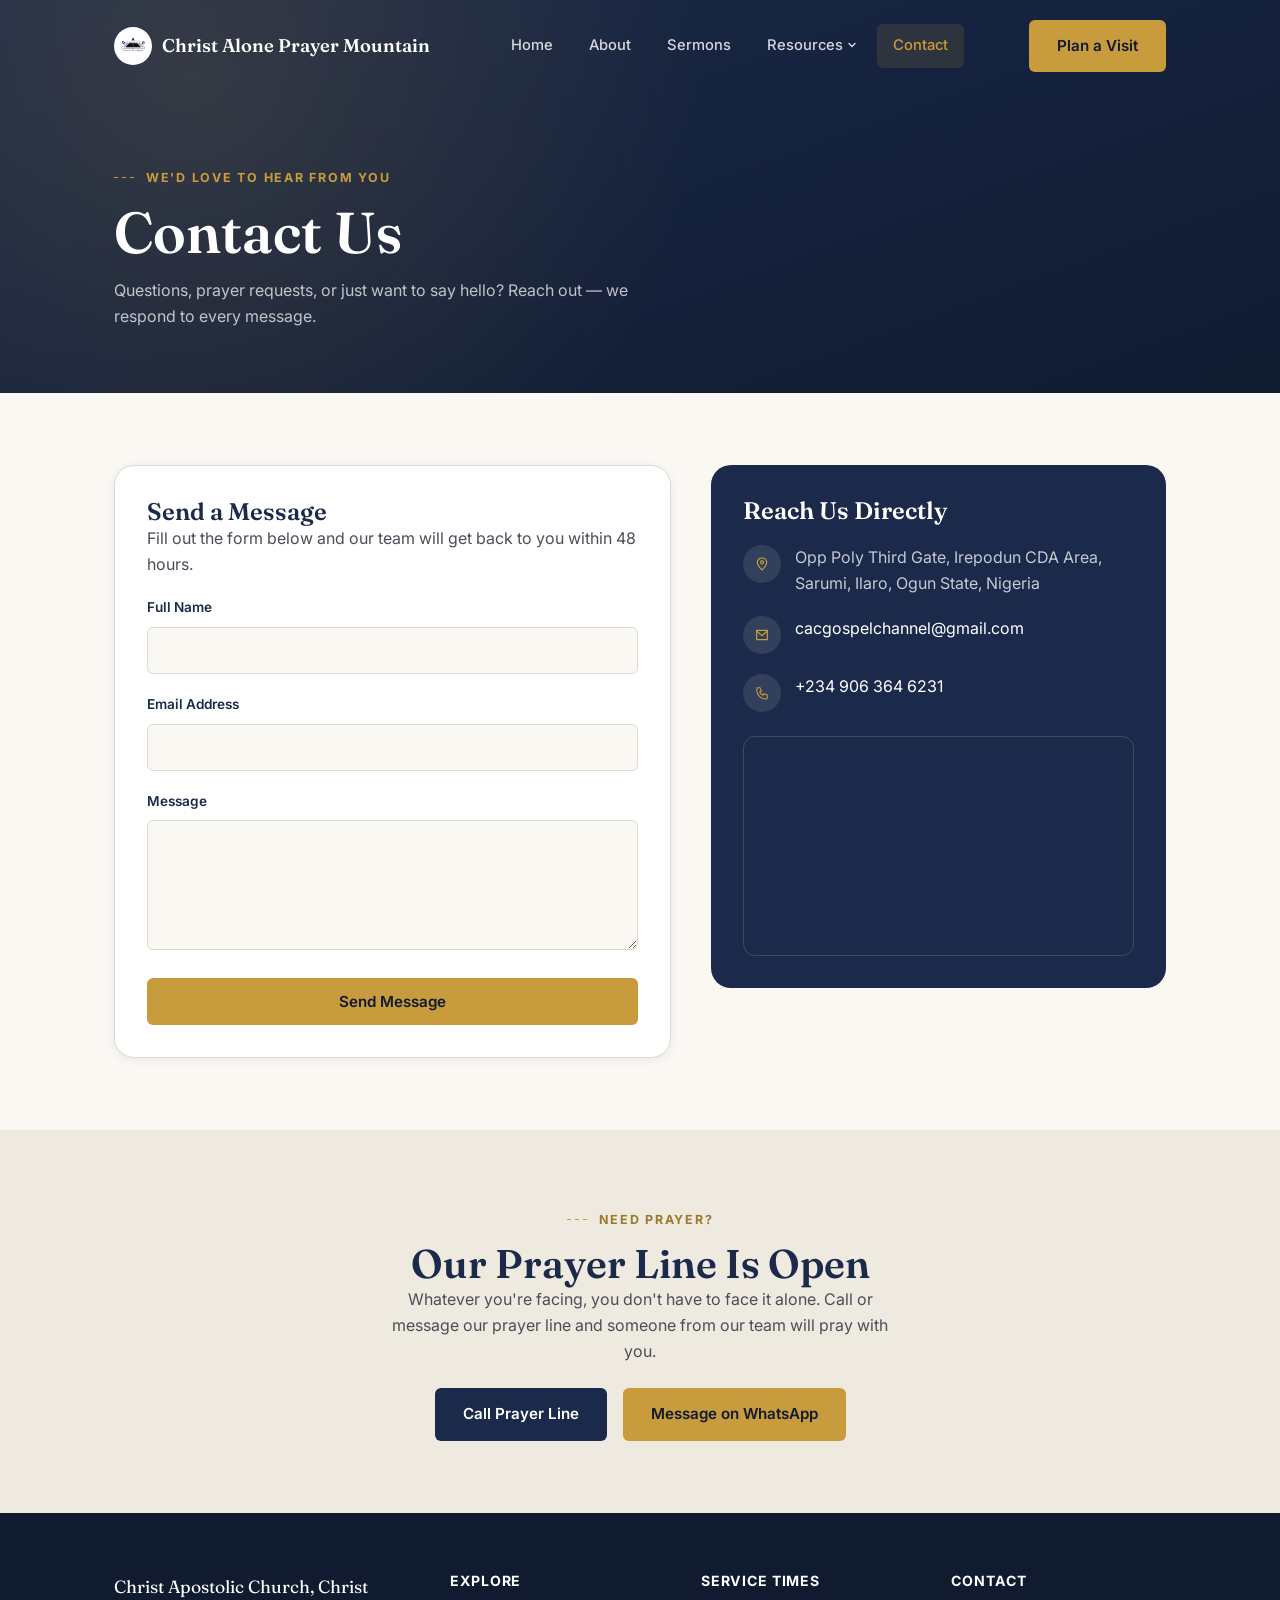
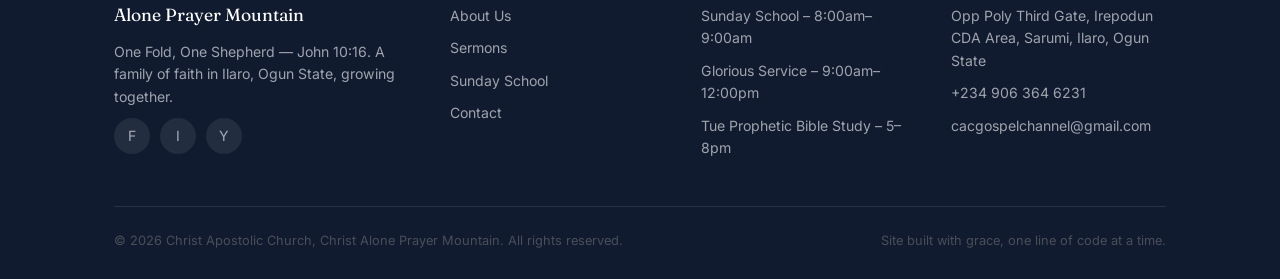
<file: contact.html>
<!DOCTYPE html>
<html lang="en">
<head>
<meta charset="UTF-8">
<meta name="viewport" content="width=device-width, initial-scale=1.0">
<title>Contact Us | Christ Apostolic Church, Christ Alone Prayer Mountain</title>
<meta name="description" content="Get in touch with Christ Apostolic Church, Christ Alone Prayer Mountain — send a message, find us on the map, or reach our prayer line.">
<link rel="stylesheet" href="style.css">
<link rel="preconnect" href="https://fonts.googleapis.com">
<link rel="preconnect" href="https://fonts.gstatic.com" crossorigin>
<link href="https://fonts.googleapis.com/css2?family=Fraunces:opsz,wght@9..144,500;9..144,600;9..144,700&family=Inter:wght@400;500;600;700&display=swap" rel="stylesheet">
<link rel="apple-touch-icon" sizes="180x180" href="./images/apple-touch-icon.png">
<link rel="icon" type="image/png" sizes="32x32" href="./images/favicon-32x32.png">
<link rel="icon" type="image/png" sizes="16x16" href="./images/favicon-16x16.png">
<link rel="manifest" href="./images/site.webmanifest">
</head>
<body>

<!-- NAVBAR -->
<header class="navbar" id="navbar">
  <div class="container">
    <a href="index.html" class="nav-logo">
      <img src="images/logo.jpg" alt="Christ Apostolic Church logo" class="nav-logo-img">
      Christ Alone Prayer Mountain
    </a>
    <nav class="nav-links" aria-label="Primary">
      <a href="index.html">Home</a>
      <a href="about.html">About</a>
      <a href="sermons.html">Sermons</a>
      <div class="nav-dropdown" id="resourcesDropdown">
        <a href="#" class="nav-dropdown-toggle">Resources
          <svg width="10" height="10" viewBox="0 0 10 10" fill="none"><path d="M2 3.5L5 6.5L8 3.5" stroke="currentColor" stroke-width="1.4" stroke-linecap="round" stroke-linejoin="round"/></svg>
        </a>
        <div class="nav-dropdown-menu">
          <a href="sunday-school.html">Sunday School Manual</a>
          <a href="sermons.html">Sermon Archive</a>
          <a href="contact.html#prayer">Prayer Requests</a>
        </div>
      </div>
      <a href="contact.html" class="active">Contact</a>
    </nav>
    <a href="#" class="btn btn-primary nav-cta" data-modal-open>Plan a Visit</a>
    <button class="hamburger" id="hamburgerBtn" aria-label="Open menu" aria-expanded="false">
      <span></span><span></span><span></span>
    </button>
  </div>
</header>

<div class="mobile-menu-overlay" id="mobileOverlay"></div>
<nav class="mobile-menu" id="mobileMenu" aria-label="Mobile">
  <button class="mobile-menu-close" id="mobileMenuClose" aria-label="Close menu">&times;</button>
  <a href="index.html">Home</a>
  <a href="about.html">About</a>
  <a href="sermons.html">Sermons</a>
  <a href="sunday-school.html" class="mobile-submenu">Sunday School Manual</a>
  <a href="contact.html" class="active">Contact</a>
  <a href="#" class="btn btn-primary" style="margin-top:20px;" data-modal-open>Plan a Visit</a>
</nav>

<!-- PAGE HEADER: Contact Us -->
<section class="page-header">
  <div class="container">
    <p class="eyebrow">We'd Love to Hear From You</p>
    <h1>Contact Us</h1>
    <p>Questions, prayer requests, or just want to say hello? Reach out — we respond to every message.</p>
  </div>
</section>

<!-- CONTACT FORM SECTION: Name, Email, Message + JS validation -->
<section class="section">
  <div class="container contact-grid">
    <div class="contact-form-card">
      <h3>Send a Message</h3>
      <p style="margin-bottom:20px;">Fill out the form below and our team will get back to you within 48 hours.</p>
      <p class="form-success" id="formSuccess">Thank you! Your message has been sent — we'll be in touch soon.</p>
      <form id="contactForm" novalidate>
        <div class="form-group">
          <label for="contactName">Full Name</label>
          <input type="text" id="contactName" name="contactName" required>
          <span class="form-error">Please enter your name.</span>
        </div>
        <div class="form-group">
          <label for="contactEmail">Email Address</label>
          <input type="email" id="contactEmail" name="contactEmail" required>
          <span class="form-error">Please enter a valid email address.</span>
        </div>
        <div class="form-group">
          <label for="contactMessage">Message</label>
          <textarea id="contactMessage" name="contactMessage" required></textarea>
          <span class="form-error">Please enter a message (at least 10 characters).</span>
        </div>
        <button type="submit" class="btn btn-primary" style="width:100%;">Send Message</button>
      </form>
    </div>

    <div>
      <div class="contact-info-card">
        <h3>Reach Us Directly</h3>
        <div class="contact-info-row">
          <span class="icon">
            <svg width="16" height="16" viewBox="0 0 24 24" fill="none"><path d="M12 21C12 21 5 14.5 5 9.5C5 5.9 8 3 12 3C16 3 19 5.9 19 9.5C19 14.5 12 21 12 21Z" stroke="currentColor" stroke-width="1.8"/><circle cx="12" cy="9.5" r="2.2" stroke="currentColor" stroke-width="1.8"/></svg>
          </span>
          <p>Opp Poly Third Gate, Irepodun CDA Area, Sarumi, Ilaro, Ogun State, Nigeria</p>
        </div>
        <div class="contact-info-row">
          <span class="icon">
            <svg width="16" height="16" viewBox="0 0 24 24" fill="none"><path d="M4 5H20V19H4V5Z" stroke="currentColor" stroke-width="1.8"/><path d="M4 6L12 13L20 6" stroke="currentColor" stroke-width="1.8"/></svg>
          </span>
          <a href="mailto:cacgospelchannel@gmail.com">cacgospelchannel@gmail.com</a>
        </div>
        <div class="contact-info-row">
          <span class="icon">
            <svg width="16" height="16" viewBox="0 0 24 24" fill="none"><path d="M5 4H9L11 9L8.5 10.5C9.5 12.5 11.5 14.5 13.5 15.5L15 13L20 15V19C20 20.1 19.1 21 18 21C10.3 21 4 14.7 4 7C4 5.9 4.9 5 5 4Z" stroke="currentColor" stroke-width="1.6"/></svg>
          </span>
          <a href="tel:+2349063646231">+234 906 364 6231</a>
        </div>
        <div class="map-embed">
          <iframe loading="lazy" src="https://www.google.com/maps?q=Irepodun+Sarumi+Ilaro+Ogun+State+Nigeria&output=embed" title="Christ Apostolic Church, Christ Alone Prayer Mountain location map"></iframe>
        </div>
      </div>
    </div>
  </div>
</section>

<!-- PRAYER LINE SECTION: Phone/WhatsApp -->
<section class="prayer-line section" id="prayer">
  <div class="container">
    <p class="eyebrow">Need Prayer?</p>
    <h2>Our Prayer Line Is Open</h2>
    <p style="max-width:520px; margin:0 auto;">Whatever you're facing, you don't have to face it alone. Call or message our prayer line and someone from our team will pray with you.</p>
    <div class="prayer-actions">
      <a href="tel:+2349063646231" class="btn btn-navy">Call Prayer Line</a>
      <a href="https://wa.me/2349048019909" class="btn btn-primary" target="_blank" rel="noopener">Message on WhatsApp</a>
    </div>
  </div>
</section>

<!-- FOOTER SECTION -->
<footer class="site-footer">
  <div class="container">
    <div class="footer-grid">
      <div class="footer-col">
        <div class="footer-brand">Christ Apostolic Church, Christ Alone Prayer Mountain</div>
        <p>One Fold, One Shepherd — John 10:16. A family of faith in Ilaro, Ogun State, growing together.</p>
        <div class="footer-social">
          <a href="#" aria-label="Facebook">F</a>
          <a href="#" aria-label="Instagram">I</a>
          <a href="#" aria-label="YouTube">Y</a>
        </div>
      </div>
      <div class="footer-col">
        <h4>Explore</h4>
        <a href="about.html">About Us</a>
        <a href="sermons.html">Sermons</a>
        <a href="sunday-school.html">Sunday School</a>
        <a href="contact.html">Contact</a>
      </div>
      <div class="footer-col">
        <h4>Service Times</h4>
        <p>Sunday School &ndash; 8:00am&ndash;9:00am</p>
        <p>Glorious Service &ndash; 9:00am&ndash;12:00pm</p>
        <p>Tue Prophetic Bible Study &ndash; 5&ndash;8pm</p>
      </div>
      <div class="footer-col">
        <h4>Contact</h4>
        <p>Opp Poly Third Gate, Irepodun CDA Area, Sarumi, Ilaro, Ogun State</p>
        <a href="tel:+2349063646231">+234 906 364 6231</a>
        <a href="mailto:cacgospelchannel@gmail.com">cacgospelchannel@gmail.com</a>
      </div>
    </div>
    <div class="footer-bottom">
      <p>&copy; 2026 Christ Apostolic Church, Christ Alone Prayer Mountain. All rights reserved.</p>
      <p>Site built with grace, one line of code at a time.</p>
    </div>
  </div>
</footer>

<!-- MODAL POPUP -->
<div class="modal-overlay" id="visitModalOverlay">
  <div class="modal" role="dialog" aria-modal="true" aria-labelledby="visitModalTitle">
    <button class="modal-close" id="visitModalClose" aria-label="Close">&times;</button>
    <h3 id="visitModalTitle">Plan Your Visit</h3>
    <p class="modal-sub">Let us know you're coming so we can welcome you properly.</p>
    <form id="visitForm" novalidate>
      <div class="form-group">
        <label for="visitName">Full Name</label>
        <input type="text" id="visitName" name="visitName" required>
        <span class="form-error">Please enter your name.</span>
      </div>
      <div class="form-group">
        <label for="visitEmail">Email</label>
        <input type="email" id="visitEmail" name="visitEmail" required>
        <span class="form-error">Please enter a valid email.</span>
      </div>
      <div class="form-group">
        <label for="visitDate">Which Day?</label>
        <input type="date" id="visitDate" name="visitDate" required>
        <span class="form-error">Please choose a date.</span>
      </div>
      <button type="submit" class="btn btn-primary" style="width:100%;">Confirm Visit</button>
    </form>
  </div>
</div>

<!-- BACK TO TOP BUTTON -->
<button class="back-to-top" id="backToTop" aria-label="Back to top">
  <svg width="18" height="18" viewBox="0 0 24 24" fill="none"><path d="M12 19V5M12 5L6 11M12 5L18 11" stroke="currentColor" stroke-width="2" stroke-linecap="round" stroke-linejoin="round"/></svg>
</button>

<div class="toast" id="toast"></div>

<script>
  /* ============================================================
     CONTACT PAGE SCRIPT
     ============================================================ */

  /* STICKY NAVBAR */
  const navbar = document.getElementById('navbar');
  function handleNavbarScroll() {
    navbar.classList.toggle('is-scrolled', window.scrollY > 30);
  }
  window.addEventListener('scroll', handleNavbarScroll);
  handleNavbarScroll();

  /* MOBILE MENU */
  const hamburgerBtn = document.getElementById('hamburgerBtn');
  const mobileMenu = document.getElementById('mobileMenu');
  const mobileOverlay = document.getElementById('mobileOverlay');
  const mobileMenuClose = document.getElementById('mobileMenuClose');
  function openMobileMenu() {
    mobileMenu.classList.add('is-open');
    mobileOverlay.classList.add('is-open');
    hamburgerBtn.classList.add('is-active');
    hamburgerBtn.setAttribute('aria-expanded', 'true');
    document.body.style.overflow = 'hidden';
  }
  function closeMobileMenu() {
    mobileMenu.classList.remove('is-open');
    mobileOverlay.classList.remove('is-open');
    hamburgerBtn.classList.remove('is-active');
    hamburgerBtn.setAttribute('aria-expanded', 'false');
    document.body.style.overflow = '';
  }
  hamburgerBtn.addEventListener('click', () => {
    mobileMenu.classList.contains('is-open') ? closeMobileMenu() : openMobileMenu();
  });
  mobileMenuClose.addEventListener('click', closeMobileMenu);
  mobileOverlay.addEventListener('click', closeMobileMenu);

  const resourcesDropdown = document.getElementById('resourcesDropdown');
  if (resourcesDropdown) {
    const toggle = resourcesDropdown.querySelector('.nav-dropdown-toggle');
    toggle.addEventListener('click', (e) => {
      if (window.innerWidth < 900) {
        e.preventDefault();
        resourcesDropdown.classList.toggle('is-open');
      }
    });
  }

  /* MODAL POPUP */
  const visitModalOverlay = document.getElementById('visitModalOverlay');
  const visitModalClose = document.getElementById('visitModalClose');
  document.querySelectorAll('[data-modal-open]').forEach((trigger) => {
    trigger.addEventListener('click', (e) => {
      e.preventDefault();
      visitModalOverlay.classList.add('is-open');
      closeMobileMenu();
    });
  });
  function closeVisitModal() {
    visitModalOverlay.classList.remove('is-open');
  }
  visitModalClose.addEventListener('click', closeVisitModal);
  visitModalOverlay.addEventListener('click', (e) => {
    if (e.target === visitModalOverlay) closeVisitModal();
  });

  const toast = document.getElementById('toast');
  let toastTimer;
  function showToast(message) {
    toast.textContent = message;
    toast.classList.add('is-visible');
    clearTimeout(toastTimer);
    toastTimer = setTimeout(() => toast.classList.remove('is-visible'), 2200);
  }
  const visitForm = document.getElementById('visitForm');
  visitForm.addEventListener('submit', (e) => {
    e.preventDefault();
    let valid = true;
    const name = document.getElementById('visitName');
    const email = document.getElementById('visitEmail');
    const date = document.getElementById('visitDate');
    const emailPattern = /^[^\s@]+@[^\s@]+\.[^\s@]+$/;
    [
      [name, name.value.trim().length > 1],
      [email, emailPattern.test(email.value.trim())],
      [date, date.value.trim().length > 0]
    ].forEach(([field, isValid]) => {
      field.closest('.form-group').classList.toggle('has-error', !isValid);
      if (!isValid) valid = false;
    });
    if (valid) {
      showToast("You're on the list — see you Sunday!");
      visitForm.reset();
      closeVisitModal();
    }
  });

  /* FORM VALIDATION & GOOGLE SHEETS/WHATSAPP SUBMISSION */
  const contactForm = document.getElementById('contactForm');
  const formSuccess = document.getElementById('formSuccess');
  const emailPattern = /^[^\s@]+@[^\s@]+\.[^\s@]+$/;
  const WEB_APP_URL = "https://script.google.com/macros/s/AKfycbyI6ebysvNkuzn6aIVWsZpmS3mi0XLqlNh2rp-hX6y85f5hmXQsgRn6u8RhYBvhE9pc/exec";

  contactForm.addEventListener('submit', async (e) => {
    e.preventDefault();
    let valid = true;
    const name = document.getElementById('contactName');
    const email = document.getElementById('contactEmail');
    const message = document.getElementById('contactMessage');

    // Validation checks
    [
      [name, name.value.trim().length > 1],
      [email, emailPattern.test(email.value.trim())],
      [message, message.value.trim().length >= 10]
    ].forEach(([field, isValid]) => {
      field.closest('.form-group').classList.toggle('has-error', !isValid);
      if (!isValid) valid = false;
    });

    // If validation passes, process the submission
    if (valid) {
      const submitButton = contactForm.querySelector('button[type="submit"]');
      const originalButtonText = submitButton ? submitButton.textContent : "Send Message";

      // Change button state to visual loading
      if (submitButton) {
        submitButton.disabled = true;
        submitButton.textContent = "Sending...";
      }

      // Match the values with your script payload structure
      const formData = {
        name: name.value.trim(),
        email: email.value.trim(),
        subject: "General Contact / Message", // Form does not have subject field, so we supply a generic tag
        message: message.value.trim()
      };

      try {
        // Send request to your Google Script Web App URL
        await fetch(WEB_APP_URL, {
          method: "POST",
          mode: "no-cors", 
          headers: {
            "Content-Type": "text/plain",
          },
          body: JSON.stringify(formData)
        });

        // Show the built-in success card and reset form fields
        formSuccess.classList.add('is-visible');
        contactForm.reset();
        setTimeout(() => formSuccess.classList.remove('is-visible'), 6000);

      } catch (error) {
        console.error("Submission failed:", error);
        alert("We had trouble logging your message online, but our lines are open! Please call us if your request is urgent.");
      } finally {
        // Restore button state
        if (submitButton) {
          submitButton.disabled = false;
          submitButton.textContent = originalButtonText;
        }
      }
    }
  });

  /* LAZY LOAD: map iframe */
  const lazyIframes = document.querySelectorAll('iframe[loading="lazy"]');
  if ('IntersectionObserver' in window) {
    const io = new IntersectionObserver((entries, observer) => {
      entries.forEach((entry) => {
        if (entry.isIntersecting) {
          observer.unobserve(entry.target);
        }
      });
    }, { rootMargin: '150px' });
    lazyIframes.forEach((el) => io.observe(el));
  }

  /* BACK TO TOP BUTTON */
  const backToTop = document.getElementById('backToTop');
  window.addEventListener('scroll', () => {
    backToTop.classList.toggle('is-visible', window.scrollY > 300);
  });
  backToTop.addEventListener('click', () => {
    window.scrollTo({ top: 0, behavior: 'smooth' });
  });
</script>
</body>
</html>
</file>
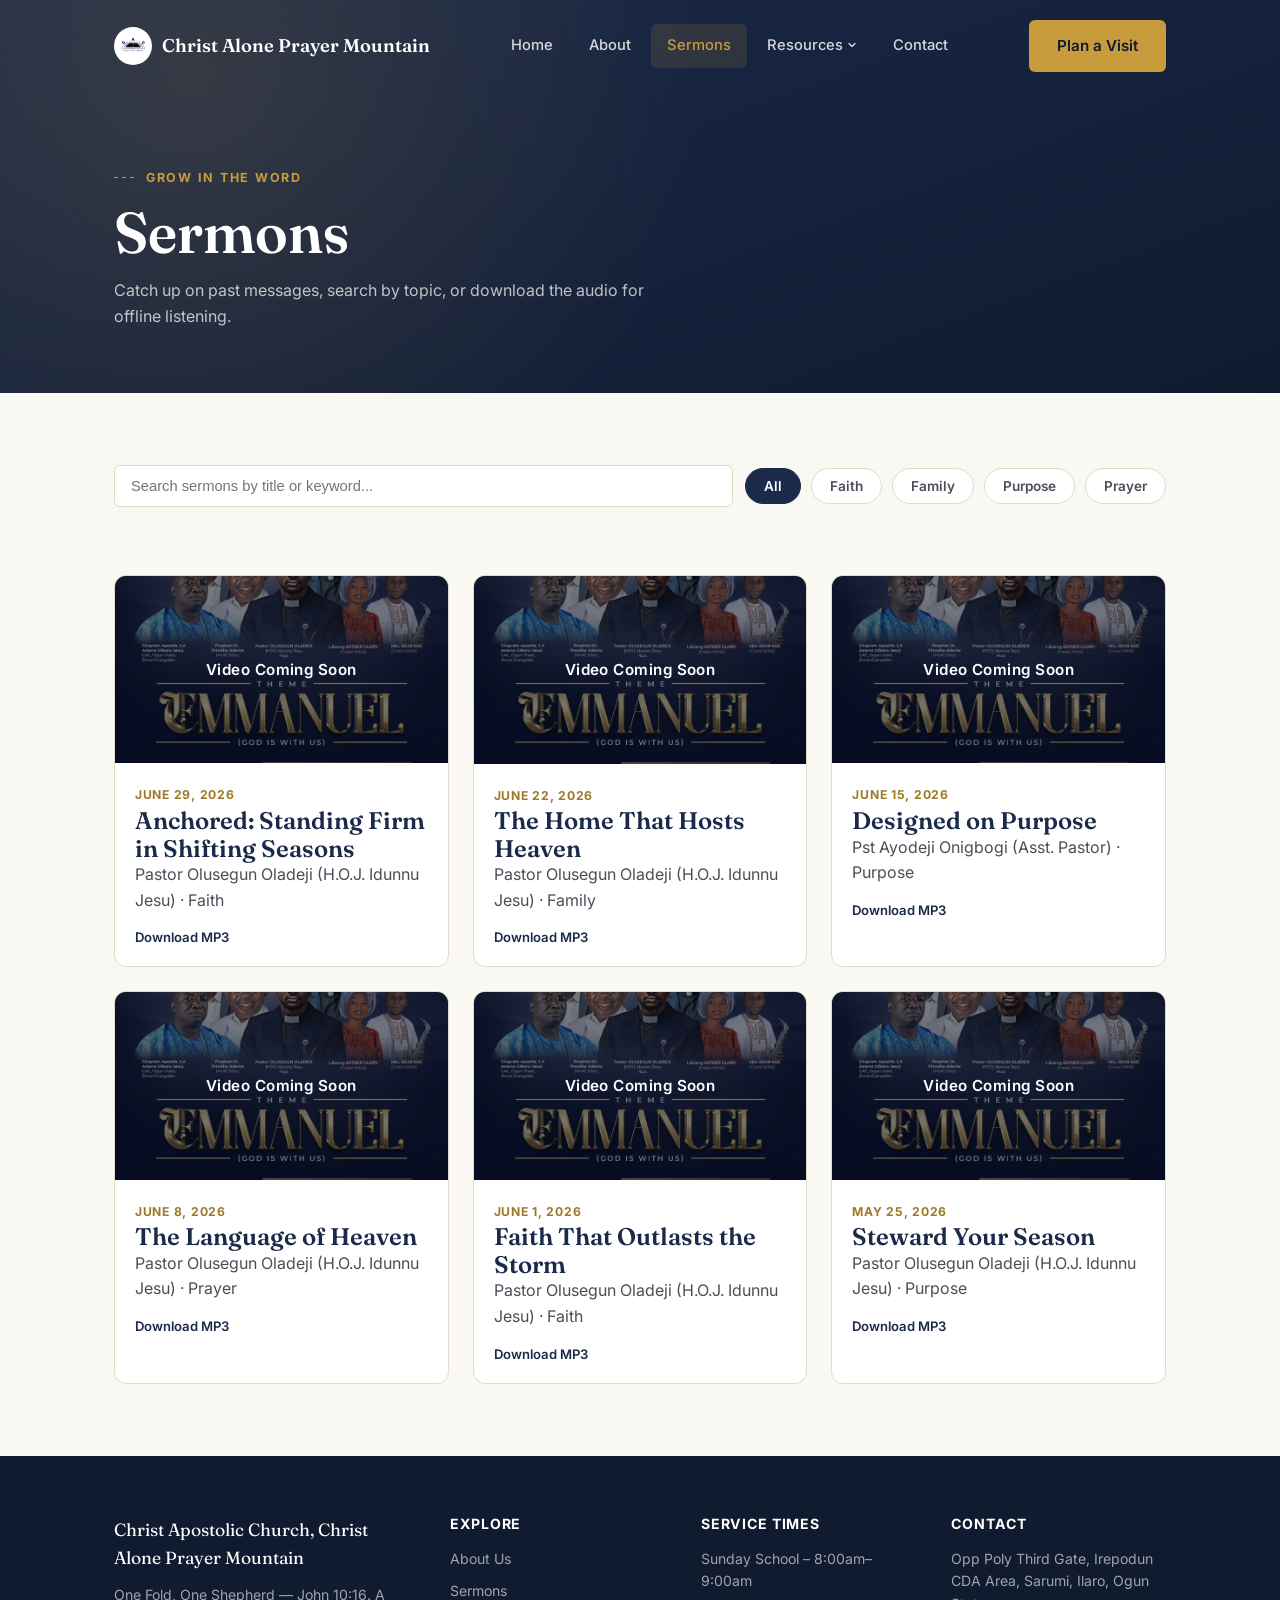
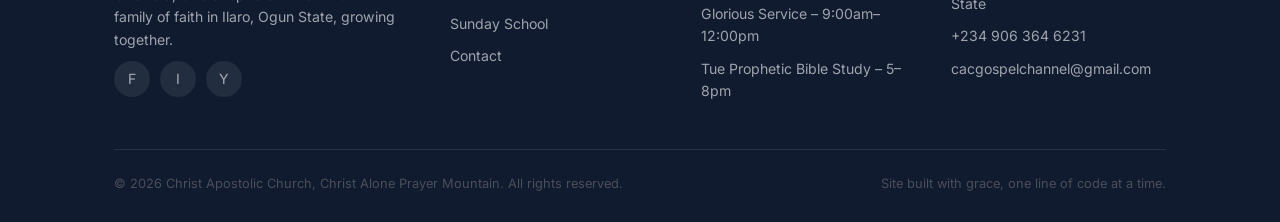
<file: sermons.html>
<!DOCTYPE html>
<html lang="en">
<head>
<meta charset="UTF-8">
<meta name="viewport" content="width=device-width, initial-scale=1.0">
<title>Sermons | Christ Apostolic Church, Christ Alone Prayer Mountain</title>
<meta name="description" content="Watch and download the latest sermons from Christ Apostolic Church, Christ Alone Prayer Mountain. Search by topic or date.">
<link rel="stylesheet" href="style.css">
<link rel="preconnect" href="https://fonts.googleapis.com">
<link rel="preconnect" href="https://fonts.gstatic.com" crossorigin>
<link href="https://fonts.googleapis.com/css2?family=Fraunces:opsz,wght@9..144,500;9..144,600;9..144,700&family=Inter:wght@400;500;600;700&display=swap" rel="stylesheet">
<link rel="apple-touch-icon" sizes="180x180" href="./images/apple-touch-icon.png">
<link rel="icon" type="image/png" sizes="32x32" href="./images/favicon-32x32.png">
<link rel="icon" type="image/png" sizes="16x16" href="./images/favicon-16x16.png">
<link rel="manifest" href="./images/site.webmanifest">
</head>
<body>

<!-- NAVBAR -->
<header class="navbar" id="navbar">
  <div class="container">
    <a href="index.html" class="nav-logo">
      <img src="images/logo.jpg" alt="Christ Apostolic Church logo" class="nav-logo-img">
      Christ Alone Prayer Mountain
    </a>
    <nav class="nav-links" aria-label="Primary">
      <a href="index.html">Home</a>
      <a href="about.html">About</a>
      <a href="sermons.html" class="active">Sermons</a>
      <div class="nav-dropdown" id="resourcesDropdown">
        <a href="#" class="nav-dropdown-toggle">Resources
          <svg width="10" height="10" viewBox="0 0 10 10" fill="none"><path d="M2 3.5L5 6.5L8 3.5" stroke="currentColor" stroke-width="1.4" stroke-linecap="round" stroke-linejoin="round"/></svg>
        </a>
        <div class="nav-dropdown-menu">
          <a href="sunday-school.html">Sunday School Manual</a>
          <a href="sermons.html">Sermon Archive</a>
          <a href="contact.html#prayer">Prayer Requests</a>
        </div>
      </div>
      <a href="contact.html">Contact</a>
    </nav>
    <a href="#" class="btn btn-primary nav-cta" data-modal-open>Plan a Visit</a>
    <button class="hamburger" id="hamburgerBtn" aria-label="Open menu" aria-expanded="false">
      <span></span><span></span><span></span>
    </button>
  </div>
</header>

<div class="mobile-menu-overlay" id="mobileOverlay"></div>
<nav class="mobile-menu" id="mobileMenu" aria-label="Mobile">
  <button class="mobile-menu-close" id="mobileMenuClose" aria-label="Close menu">&times;</button>
  <a href="index.html">Home</a>
  <a href="about.html">About</a>
  <a href="sermons.html" class="active">Sermons</a>
  <a href="sunday-school.html" class="mobile-submenu">Sunday School Manual</a>
  <a href="contact.html">Contact</a>
  <a href="#" class="btn btn-primary" style="margin-top:20px;" data-modal-open>Plan a Visit</a>
</nav>

<!-- PAGE HEADER: Sermons -->
<section class="page-header">
  <div class="container">
    <p class="eyebrow">Grow in the Word</p>
    <h1>Sermons</h1>
    <p>Catch up on past messages, search by topic, or download the audio for offline listening.</p>
  </div>
</section>

<!-- SERMON SEARCH/FILTER: By topic, date using JS -->
<section class="section" style="padding-bottom:0;">
  <div class="container">
    <div class="sermon-toolbar">
      <div class="sermon-search">
        <input type="text" id="sermonSearch" placeholder="Search sermons by title or keyword...">
      </div>
      <div class="sermon-filters" id="sermonFilters">
        <button class="filter-btn active" data-category="all">All</button>
        <button class="filter-btn" data-category="faith">Faith</button>
        <button class="filter-btn" data-category="family">Family</button>
        <button class="filter-btn" data-category="purpose">Purpose</button>
        <button class="filter-btn" data-category="prayer">Prayer</button>
      </div>
    </div>
  </div>
</section>

<!-- SERMON GRID: YouTube embeds + Download MP3 links -->
<section class="section" style="padding-top:32px;">
  <div class="container">
    <div class="sermons-grid" id="sermonsGrid">

      <div class="sermon-card" data-category="faith" data-title="anchored standing firm in shifting seasons">
        <div class="thumb sermon-video-static">
          <img src="images/pastor-preaching.jpg" alt="Sermon video coming soon">
          <div class="sermon-video-label">Video Coming Soon</div>
        </div>
        <div class="body">
          <span class="date">June 29, 2026</span>
          <h3>Anchored: Standing Firm in Shifting Seasons</h3>
          <p>Pastor Olusegun Oladeji (H.O.J. Idunnu Jesu) &middot; Faith</p>
          <div class="actions">
            <a href="#" download>Download MP3</a>
          </div>
        </div>
      </div>

      <div class="sermon-card" data-category="family" data-title="the home that hosts heaven">
        <div class="thumb sermon-video-static">
          <img src="images/pastor-preaching.jpg" alt="Sermon video coming soon">
          <div class="sermon-video-label">Video Coming Soon</div>
        </div>
        <div class="body">
          <span class="date">June 22, 2026</span>
          <h3>The Home That Hosts Heaven</h3>
          <p>Pastor Olusegun Oladeji (H.O.J. Idunnu Jesu) &middot; Family</p>
          <div class="actions">
            <a href="#" download>Download MP3</a>
          </div>
        </div>
      </div>

      <div class="sermon-card" data-category="purpose" data-title="designed on purpose">
        <div class="thumb sermon-video-static">
          <img src="images/pastor-preaching.jpg" alt="Sermon video coming soon">
          <div class="sermon-video-label">Video Coming Soon</div>
        </div>
        <div class="body">
          <span class="date">June 15, 2026</span>
          <h3>Designed on Purpose</h3>
          <p>Pst Ayodeji Onigbogi (Asst. Pastor) &middot; Purpose</p>
          <div class="actions">
            <a href="#" download>Download MP3</a>
          </div>
        </div>
      </div>

      <div class="sermon-card" data-category="prayer" data-title="the language of heaven">
        <div class="thumb sermon-video-static">
          <img src="images/pastor-preaching.jpg" alt="Sermon video coming soon">
          <div class="sermon-video-label">Video Coming Soon</div>
        </div>
        <div class="body">
          <span class="date">June 8, 2026</span>
          <h3>The Language of Heaven</h3>
          <p>Pastor Olusegun Oladeji (H.O.J. Idunnu Jesu) &middot; Prayer</p>
          <div class="actions">
            <a href="#" download>Download MP3</a>
          </div>
        </div>
      </div>

      <div class="sermon-card" data-category="faith" data-title="faith that outlasts the storm">
        <div class="thumb sermon-video-static">
          <img src="images/pastor-preaching.jpg" alt="Sermon video coming soon">
          <div class="sermon-video-label">Video Coming Soon</div>
        </div>
        <div class="body">
          <span class="date">June 1, 2026</span>
          <h3>Faith That Outlasts the Storm</h3>
          <p>Pastor Olusegun Oladeji (H.O.J. Idunnu Jesu) &middot; Faith</p>
          <div class="actions">
            <a href="#" download>Download MP3</a>
          </div>
        </div>
      </div>

      <div class="sermon-card" data-category="purpose" data-title="steward your season">
        <div class="thumb sermon-video-static">
          <img src="images/pastor-preaching.jpg" alt="Sermon video coming soon">
          <div class="sermon-video-label">Video Coming Soon</div>
        </div>
        <div class="body">
          <span class="date">May 25, 2026</span>
          <h3>Steward Your Season</h3>
          <p>Pastor Olusegun Oladeji (H.O.J. Idunnu Jesu) &middot; Purpose</p>
          <div class="actions">
            <a href="#" download>Download MP3</a>
          </div>
        </div>
      </div>

    </div>
    <p class="no-results" id="noResults">No sermons match your search. Try a different keyword or filter.</p>
  </div>
</section>

<!-- FOOTER SECTION -->
<footer class="site-footer">
  <div class="container">
    <div class="footer-grid">
      <div class="footer-col">
        <div class="footer-brand">Christ Apostolic Church, Christ Alone Prayer Mountain</div>
        <p>One Fold, One Shepherd — John 10:16. A family of faith in Ilaro, Ogun State, growing together.</p>
        <div class="footer-social">
          <a href="#" aria-label="Facebook">F</a>
          <a href="#" aria-label="Instagram">I</a>
          <a href="#" aria-label="YouTube">Y</a>
        </div>
      </div>
      <div class="footer-col">
        <h4>Explore</h4>
        <a href="about.html">About Us</a>
        <a href="sermons.html">Sermons</a>
        <a href="sunday-school.html">Sunday School</a>
        <a href="contact.html">Contact</a>
      </div>
      <div class="footer-col">
        <h4>Service Times</h4>
        <p>Sunday School &ndash; 8:00am&ndash;9:00am</p>
        <p>Glorious Service &ndash; 9:00am&ndash;12:00pm</p>
        <p>Tue Prophetic Bible Study &ndash; 5&ndash;8pm</p>
      </div>
      <div class="footer-col">
        <h4>Contact</h4>
        <p>Opp Poly Third Gate, Irepodun CDA Area, Sarumi, Ilaro, Ogun State</p>
        <a href="tel:+2349063646231">+234 906 364 6231</a>
        <a href="mailto:cacgospelchannel@gmail.com">cacgospelchannel@gmail.com</a>
      </div>
    </div>
    <div class="footer-bottom">
      <p>&copy; 2026 Christ Apostolic Church, Christ Alone Prayer Mountain. All rights reserved.</p>
      <p>Site built with grace, one line of code at a time.</p>
    </div>
  </div>
</footer>

<!-- MODAL POPUP -->
<div class="modal-overlay" id="visitModalOverlay">
  <div class="modal" role="dialog" aria-modal="true" aria-labelledby="visitModalTitle">
    <button class="modal-close" id="visitModalClose" aria-label="Close">&times;</button>
    <h3 id="visitModalTitle">Plan Your Visit</h3>
    <p class="modal-sub">Let us know you're coming so we can welcome you properly.</p>
    <form id="visitForm" novalidate>
      <div class="form-group">
        <label for="visitName">Full Name</label>
        <input type="text" id="visitName" name="visitName" required>
        <span class="form-error">Please enter your name.</span>
      </div>
      <div class="form-group">
        <label for="visitEmail">Email</label>
        <input type="email" id="visitEmail" name="visitEmail" required>
        <span class="form-error">Please enter a valid email.</span>
      </div>
      <div class="form-group">
        <label for="visitDate">Which Sunday?</label>
        <input type="date" id="visitDate" name="visitDate" required>
        <span class="form-error">Please choose a date.</span>
      </div>
      <button type="submit" class="btn btn-primary" style="width:100%;">Confirm Visit</button>
    </form>
  </div>
</div>

<!-- BACK TO TOP BUTTON -->
<button class="back-to-top" id="backToTop" aria-label="Back to top">
  <svg width="18" height="18" viewBox="0 0 24 24" fill="none"><path d="M12 19V5M12 5L6 11M12 5L18 11" stroke="currentColor" stroke-width="2" stroke-linecap="round" stroke-linejoin="round"/></svg>
</button>

<div class="toast" id="toast"></div>

<script>
  /* ============================================================
     SERMONS PAGE SCRIPT
     ============================================================ */

  /* STICKY NAVBAR */
  const navbar = document.getElementById('navbar');
  function handleNavbarScroll() {
    navbar.classList.toggle('is-scrolled', window.scrollY > 30);
  }
  window.addEventListener('scroll', handleNavbarScroll);
  handleNavbarScroll();

  /* MOBILE MENU */
  const hamburgerBtn = document.getElementById('hamburgerBtn');
  const mobileMenu = document.getElementById('mobileMenu');
  const mobileOverlay = document.getElementById('mobileOverlay');
  const mobileMenuClose = document.getElementById('mobileMenuClose');
  function openMobileMenu() {
    mobileMenu.classList.add('is-open');
    mobileOverlay.classList.add('is-open');
    hamburgerBtn.classList.add('is-active');
    hamburgerBtn.setAttribute('aria-expanded', 'true');
    document.body.style.overflow = 'hidden';
  }
  function closeMobileMenu() {
    mobileMenu.classList.remove('is-open');
    mobileOverlay.classList.remove('is-open');
    hamburgerBtn.classList.remove('is-active');
    hamburgerBtn.setAttribute('aria-expanded', 'false');
    document.body.style.overflow = '';
  }
  hamburgerBtn.addEventListener('click', () => {
    mobileMenu.classList.contains('is-open') ? closeMobileMenu() : openMobileMenu();
  });
  mobileMenuClose.addEventListener('click', closeMobileMenu);
  mobileOverlay.addEventListener('click', closeMobileMenu);

  const resourcesDropdown = document.getElementById('resourcesDropdown');
  if (resourcesDropdown) {
    const toggle = resourcesDropdown.querySelector('.nav-dropdown-toggle');
    toggle.addEventListener('click', (e) => {
      if (window.innerWidth < 900) {
        e.preventDefault();
        resourcesDropdown.classList.toggle('is-open');
      }
    });
  }

  /* MODAL POPUP */
  const visitModalOverlay = document.getElementById('visitModalOverlay');
  const visitModalClose = document.getElementById('visitModalClose');
  document.querySelectorAll('[data-modal-open]').forEach((trigger) => {
    trigger.addEventListener('click', (e) => {
      e.preventDefault();
      visitModalOverlay.classList.add('is-open');
      closeMobileMenu();
    });
  });
  function closeVisitModal() {
    visitModalOverlay.classList.remove('is-open');
  }
  visitModalClose.addEventListener('click', closeVisitModal);
  visitModalOverlay.addEventListener('click', (e) => {
    if (e.target === visitModalOverlay) closeVisitModal();
  });

  const toast = document.getElementById('toast');
  let toastTimer;
  function showToast(message) {
    toast.textContent = message;
    toast.classList.add('is-visible');
    clearTimeout(toastTimer);
    toastTimer = setTimeout(() => toast.classList.remove('is-visible'), 2200);
  }
  const visitForm = document.getElementById('visitForm');
  visitForm.addEventListener('submit', (e) => {
    e.preventDefault();
    let valid = true;
    const name = document.getElementById('visitName');
    const email = document.getElementById('visitEmail');
    const date = document.getElementById('visitDate');
    const emailPattern = /^[^\s@]+@[^\s@]+\.[^\s@]+$/;
    [
      [name, name.value.trim().length > 1],
      [email, emailPattern.test(email.value.trim())],
      [date, date.value.trim().length > 0]
    ].forEach(([field, isValid]) => {
      field.closest('.form-group').classList.toggle('has-error', !isValid);
      if (!isValid) valid = false;
    });
    if (valid) {
      showToast("You're on the list — see you Sunday!");
      visitForm.reset();
      closeVisitModal();
    }
  });

  /* SERMON SEARCH/FILTER: by topic (buttons) and keyword (search box) */
  const searchInput = document.getElementById('sermonSearch');
  const filterButtons = document.querySelectorAll('#sermonFilters .filter-btn');
  const sermonCards = document.querySelectorAll('#sermonsGrid .sermon-card');
  const noResults = document.getElementById('noResults');
  let activeCategory = 'all';

  function applySermonFilters() {
    const keyword = searchInput.value.trim().toLowerCase();
    let visibleCount = 0;
    sermonCards.forEach((card) => {
      const matchesCategory = activeCategory === 'all' || card.getAttribute('data-category') === activeCategory;
      const matchesKeyword = card.getAttribute('data-title').includes(keyword);
      const show = matchesCategory && matchesKeyword;
      card.classList.toggle('is-hidden', !show);
      if (show) visibleCount++;
    });
    noResults.classList.toggle('is-visible', visibleCount === 0);
  }

  filterButtons.forEach((btn) => {
    btn.addEventListener('click', () => {
      filterButtons.forEach((b) => b.classList.remove('active'));
      btn.classList.add('active');
      activeCategory = btn.getAttribute('data-category');
      applySermonFilters();
    });
  });
  searchInput.addEventListener('input', applySermonFilters);

  /* LAZY LOAD: YouTube iframes */
  const lazyIframes = document.querySelectorAll('iframe[data-src]');
  if ('IntersectionObserver' in window) {
    const io = new IntersectionObserver((entries, observer) => {
      entries.forEach((entry) => {
        if (entry.isIntersecting) {
          const el = entry.target;
          el.src = el.getAttribute('data-src');
          el.removeAttribute('data-src');
          observer.unobserve(el);
        }
      });
    }, { rootMargin: '150px' });
    lazyIframes.forEach((el) => io.observe(el));
  } else {
    lazyIframes.forEach((el) => { el.src = el.getAttribute('data-src'); });
  }

  /* BACK TO TOP BUTTON */
  const backToTop = document.getElementById('backToTop');
  window.addEventListener('scroll', () => {
    backToTop.classList.toggle('is-visible', window.scrollY > 300);
  });
  backToTop.addEventListener('click', () => {
    window.scrollTo({ top: 0, behavior: 'smooth' });
  });
</script>
</body>
</html>
</file>
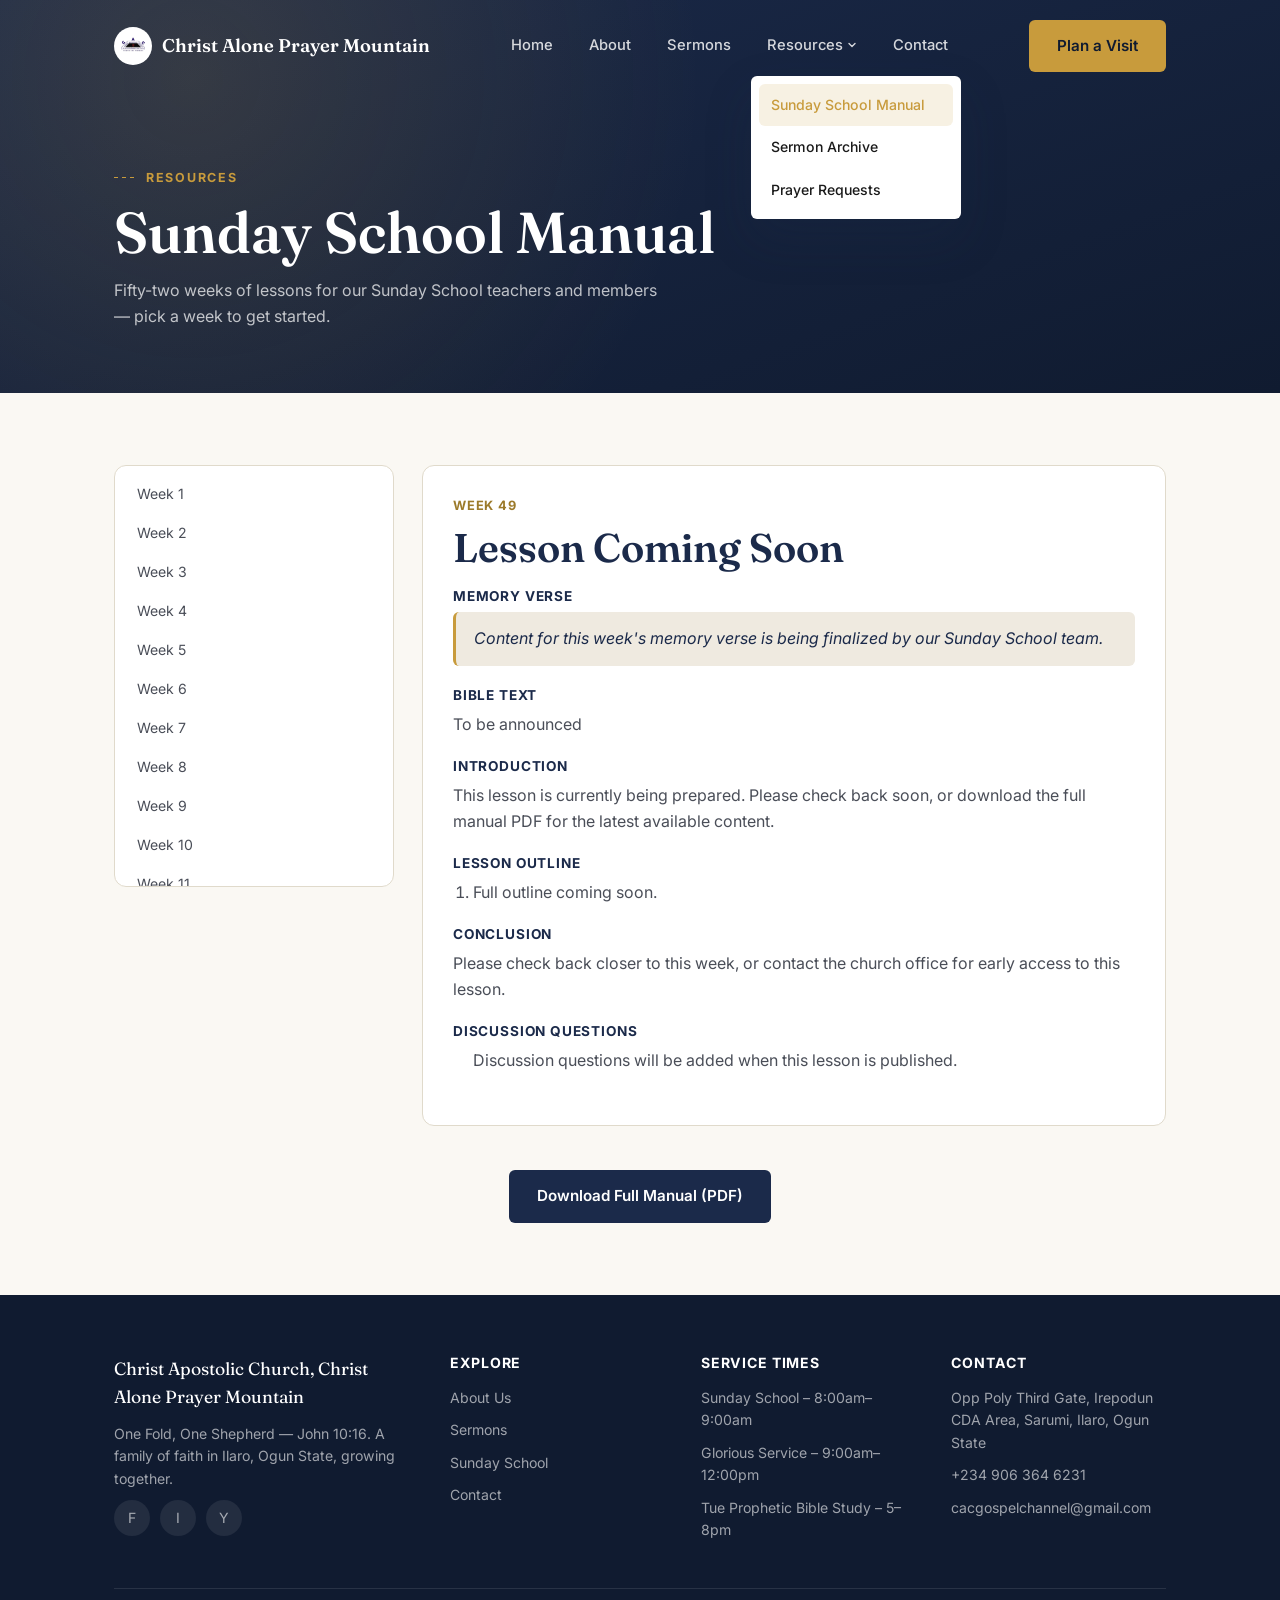
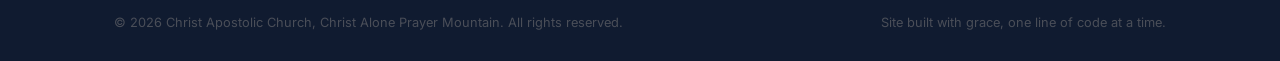
<file: sunday-school.html>
<!DOCTYPE html>
<html lang="en">
<head>
<meta charset="UTF-8">
<meta name="viewport" content="width=device-width, initial-scale=1.0">
<title>Sunday School Manual | Christ Apostolic Church, Christ Alone Prayer Mountain</title>
<meta name="description" content="Browse the Christ Apostolic Church, Christ Alone Prayer Mountain Sunday School Manual, week by week, with memory verses, lesson outlines, and discussion questions.">
<link rel="stylesheet" href="style.css">
<link rel="preconnect" href="https://fonts.googleapis.com">
<link rel="preconnect" href="https://fonts.gstatic.com" crossorigin>
<link href="https://fonts.googleapis.com/css2?family=Fraunces:opsz,wght@9..144,500;9..144,600;9..144,700&family=Inter:wght@400;500;600;700&display=swap" rel="stylesheet">
<link rel="apple-touch-icon" sizes="180x180" href="./images/apple-touch-icon.png">
<link rel="icon" type="image/png" sizes="32x32" href="./images/favicon-32x32.png">
<link rel="icon" type="image/png" sizes="16x16" href="./images/favicon-16x16.png">
<link rel="manifest" href="./images/site.webmanifest">
</head>
<body>

<!-- NAVBAR -->
<header class="navbar" id="navbar">
  <div class="container">
    <a href="index.html" class="nav-logo">
      <img src="images/logo.jpg" alt="Christ Apostolic Church logo" class="nav-logo-img">
      Christ Alone Prayer Mountain
    </a>
    <nav class="nav-links" aria-label="Primary">
      <a href="index.html">Home</a>
      <a href="about.html">About</a>
      <a href="sermons.html">Sermons</a>
      <div class="nav-dropdown is-open" id="resourcesDropdown">
        <a href="#" class="nav-dropdown-toggle">Resources
          <svg width="10" height="10" viewBox="0 0 10 10" fill="none"><path d="M2 3.5L5 6.5L8 3.5" stroke="currentColor" stroke-width="1.4" stroke-linecap="round" stroke-linejoin="round"/></svg>
        </a>
        <div class="nav-dropdown-menu">
          <a href="sunday-school.html" class="active">Sunday School Manual</a>
          <a href="sermons.html">Sermon Archive</a>
          <a href="contact.html#prayer">Prayer Requests</a>
        </div>
      </div>
      <a href="contact.html">Contact</a>
    </nav>
    <a href="#" class="btn btn-primary nav-cta" data-modal-open>Plan a Visit</a>
    <button class="hamburger" id="hamburgerBtn" aria-label="Open menu" aria-expanded="false">
      <span></span><span></span><span></span>
    </button>
  </div>
</header>

<div class="mobile-menu-overlay" id="mobileOverlay"></div>
<nav class="mobile-menu" id="mobileMenu" aria-label="Mobile">
  <button class="mobile-menu-close" id="mobileMenuClose" aria-label="Close menu">&times;</button>
  <a href="index.html">Home</a>
  <a href="about.html">About</a>
  <a href="sermons.html">Sermons</a>
  <a href="sunday-school.html" class="mobile-submenu active">Sunday School Manual</a>
  <a href="contact.html">Contact</a>
  <a href="#" class="btn btn-primary" style="margin-top:20px;" data-modal-open>Plan a Visit</a>
</nav>

<!-- PAGE HEADER: Sunday School Manual -->
<section class="page-header">
  <div class="container">
    <p class="eyebrow">Resources</p>
    <h1>Sunday School Manual</h1>
    <p>Fifty-two weeks of lessons for our Sunday School teachers and members — pick a week to get started.</p>
  </div>
</section>

<section class="section">
  <div class="container">
    <div class="manual-layout">

      <!-- MANUAL NAV: Sticky sidebar with Week 1 - Week 52 using JS -->
      <div>
        <button class="manual-sidebar-toggle" id="sidebarToggle">
          <span id="sidebarToggleLabel">Select a Week</span>
          <svg width="12" height="12" viewBox="0 0 10 10" fill="none"><path d="M2 3.5L5 6.5L8 3.5" stroke="currentColor" stroke-width="1.4" stroke-linecap="round" stroke-linejoin="round"/></svg>
        </button>
        <aside class="manual-sidebar" id="manualSidebar">
          <div class="manual-week-list" id="weekList"></div>
        </aside>
      </div>

      <!-- MANUAL CONTENT: Display lesson for selected week -->
      <div class="manual-content" id="manualContent">
        <!-- content injected by JS -->
      </div>

    </div>

    <!-- DOWNLOAD BUTTON: Download full PDF -->
    <div class="manual-download">
      <a href="SundaySchoolManual.pdf" class="btn btn-navy" download>Download Full Manual (PDF)</a>
    </div>
  </div>
</section>

<!-- FOOTER SECTION -->
<footer class="site-footer">
  <div class="container">
    <div class="footer-grid">
      <div class="footer-col">
        <div class="footer-brand">Christ Apostolic Church, Christ Alone Prayer Mountain</div>
        <p>One Fold, One Shepherd — John 10:16. A family of faith in Ilaro, Ogun State, growing together.</p>
        <div class="footer-social">
          <a href="#" aria-label="Facebook">F</a>
          <a href="#" aria-label="Instagram">I</a>
          <a href="#" aria-label="YouTube">Y</a>
        </div>
      </div>
      <div class="footer-col">
        <h4>Explore</h4>
        <a href="about.html">About Us</a>
        <a href="sermons.html">Sermons</a>
        <a href="sunday-school.html">Sunday School</a>
        <a href="contact.html">Contact</a>
      </div>
      <div class="footer-col">
        <h4>Service Times</h4>
        <p>Sunday School &ndash; 8:00am&ndash;9:00am</p>
        <p>Glorious Service &ndash; 9:00am&ndash;12:00pm</p>
        <p>Tue Prophetic Bible Study &ndash; 5&ndash;8pm</p>
      </div>
      <div class="footer-col">
        <h4>Contact</h4>
        <p>Opp Poly Third Gate, Irepodun CDA Area, Sarumi, Ilaro, Ogun State</p>
        <a href="tel:+2349063646231">+234 906 364 6231</a>
        <a href="mailto:cacgospelchannel@gmail.com">cacgospelchannel@gmail.com</a>
      </div>
    </div>
    <div class="footer-bottom">
      <p>&copy; 2026 Christ Apostolic Church, Christ Alone Prayer Mountain. All rights reserved.</p>
      <p>Site built with grace, one line of code at a time.</p>
    </div>
  </div>
</footer>

<!-- MODAL POPUP -->
<div class="modal-overlay" id="visitModalOverlay">
  <div class="modal" role="dialog" aria-modal="true" aria-labelledby="visitModalTitle">
    <button class="modal-close" id="visitModalClose" aria-label="Close">&times;</button>
    <h3 id="visitModalTitle">Plan Your Visit</h3>
    <p class="modal-sub">Let us know you're coming so we can welcome you properly.</p>
    <form id="visitForm" novalidate>
      <div class="form-group">
        <label for="visitName">Full Name</label>
        <input type="text" id="visitName" name="visitName" required>
        <span class="form-error">Please enter your name.</span>
      </div>
      <div class="form-group">
        <label for="visitEmail">Email</label>
        <input type="email" id="visitEmail" name="visitEmail" required>
        <span class="form-error">Please enter a valid email.</span>
      </div>
      <div class="form-group">
        <label for="visitDate">Which Sunday?</label>
        <input type="date" id="visitDate" name="visitDate" required>
        <span class="form-error">Please choose a date.</span>
      </div>
      <button type="submit" class="btn btn-primary" style="width:100%;">Confirm Visit</button>
    </form>
  </div>
</div>

<!-- BACK TO TOP BUTTON -->
<button class="back-to-top" id="backToTop" aria-label="Back to top">
  <svg width="18" height="18" viewBox="0 0 24 24" fill="none"><path d="M12 19V5M12 5L6 11M12 5L18 11" stroke="currentColor" stroke-width="2" stroke-linecap="round" stroke-linejoin="round"/></svg>
</button>

<div class="toast" id="toast"></div>

<script>
  /* ============================================================
     SUNDAY SCHOOL PAGE SCRIPT
     ============================================================ */

  /* STICKY NAVBAR */
  const navbar = document.getElementById('navbar');
  function handleNavbarScroll() {
    navbar.classList.toggle('is-scrolled', window.scrollY > 30);
  }
  window.addEventListener('scroll', handleNavbarScroll);
  handleNavbarScroll();

  /* MOBILE MENU */
  const hamburgerBtn = document.getElementById('hamburgerBtn');
  const mobileMenu = document.getElementById('mobileMenu');
  const mobileOverlay = document.getElementById('mobileOverlay');
  const mobileMenuClose = document.getElementById('mobileMenuClose');
  function openMobileMenu() {
    mobileMenu.classList.add('is-open');
    mobileOverlay.classList.add('is-open');
    hamburgerBtn.classList.add('is-active');
    hamburgerBtn.setAttribute('aria-expanded', 'true');
    document.body.style.overflow = 'hidden';
  }
  function closeMobileMenu() {
    mobileMenu.classList.remove('is-open');
    mobileOverlay.classList.remove('is-open');
    hamburgerBtn.classList.remove('is-active');
    hamburgerBtn.setAttribute('aria-expanded', 'false');
    document.body.style.overflow = '';
  }
  hamburgerBtn.addEventListener('click', () => {
    mobileMenu.classList.contains('is-open') ? closeMobileMenu() : openMobileMenu();
  });
  mobileMenuClose.addEventListener('click', closeMobileMenu);
  mobileOverlay.addEventListener('click', closeMobileMenu);

  /* MODAL POPUP */
  const visitModalOverlay = document.getElementById('visitModalOverlay');
  const visitModalClose = document.getElementById('visitModalClose');
  document.querySelectorAll('[data-modal-open]').forEach((trigger) => {
    trigger.addEventListener('click', (e) => {
      e.preventDefault();
      visitModalOverlay.classList.add('is-open');
      closeMobileMenu();
    });
  });
  function closeVisitModal() {
    visitModalOverlay.classList.remove('is-open');
  }
  visitModalClose.addEventListener('click', closeVisitModal);
  visitModalOverlay.addEventListener('click', (e) => {
    if (e.target === visitModalOverlay) closeVisitModal();
  });

  const toast = document.getElementById('toast');
  let toastTimer;
  function showToast(message) {
    toast.textContent = message;
    toast.classList.add('is-visible');
    clearTimeout(toastTimer);
    toastTimer = setTimeout(() => toast.classList.remove('is-visible'), 2200);
  }
  const visitForm = document.getElementById('visitForm');
  visitForm.addEventListener('submit', (e) => {
    e.preventDefault();
    let valid = true;
    const name = document.getElementById('visitName');
    const email = document.getElementById('visitEmail');
    const date = document.getElementById('visitDate');
    const emailPattern = /^[^\s@]+@[^\s@]+\.[^\s@]+$/;
    [
      [name, name.value.trim().length > 1],
      [email, emailPattern.test(email.value.trim())],
      [date, date.value.trim().length > 0]
    ].forEach(([field, isValid]) => {
      field.closest('.form-group').classList.toggle('has-error', !isValid);
      if (!isValid) valid = false;
    });
    if (valid) {
      showToast("You're on the list — see you Sunday!");
      visitForm.reset();
      closeVisitModal();
    }
  });

  /* SUNDAY SCHOOL TAB SYSTEM: 52-week data + render + default to current week */
  const authoredLessons = {
    1: {
      topic: 'Anchored: The Foundation of Faith',
      verse: '"Now faith is the substance of things hoped for, the evidence of things not seen." — Hebrews 11:1',
      text: 'Hebrews 11:1-6',
      intro: 'Every believer\'s walk begins with faith — not as a feeling, but as a firm foundation. This week we explore what real faith looks like and why it matters.',
      outline: [
        'Faith is substance, not sentiment — it produces action.',
        'Faith pleases God because it trusts His character, not just His promises.',
        'Every generation of believers has walked this same road before us.'
      ],
      conclusion: 'True faith is not the absence of doubt, but the decision to trust God despite it. This week, identify one area where you can put your faith into action.',
      questions: [
        'What is the difference between hope and faith, according to Hebrews 11:1?',
        'Share a time your faith was tested. What did you learn?',
        'How can our class encourage one another to walk by faith this week?'
      ]
    },
    2: {
      topic: 'Living in Grace, Not Performance',
      verse: '"For by grace are ye saved through faith; and that not of yourselves: it is the gift of God." — Ephesians 2:8',
      text: 'Ephesians 2:1-10',
      intro: 'Many Christians unknowingly slip into performance-based faith. This week we return to the simple, freeing truth of grace.',
      outline: [
        'Grace is unearned favor — we cannot work for what is freely given.',
        'Good works flow from grace; they do not earn it.',
        'Living in grace frees us from shame and striving.'
      ],
      conclusion: 'Rest in what Christ has already done. Let your obedience be a response to grace, not an attempt to earn it.',
      questions: [
        'Where do you find yourself trying to "earn" God\'s approval?',
        'How does understanding grace change the way you view your mistakes?',
        'What is one good work God may be inviting you into this week — not to earn favor, but as a response to it?'
      ]
    },
    3: {
      topic: 'Purpose: Discovering God\'s Design for You',
      verse: '"For we are his workmanship, created in Christ Jesus unto good works." — Ephesians 2:10',
      text: 'Ephesians 2:10, Jeremiah 29:11',
      intro: 'God did not create you by accident. This lesson helps believers begin to identify the unique purpose God has placed in them.',
      outline: [
        'You are God\'s handiwork — intentionally designed.',
        'Good works were prepared in advance for you to walk in.',
        'Purpose is discovered in community, not isolation.'
      ],
      conclusion: 'Purpose unfolds over time. Stay faithful in what is in front of you, and trust God to reveal the rest.',
      questions: [
        'What has God consistently placed on your heart to do or care about?',
        'Who in your life can help you see gifts you may not notice in yourself?',
        'What is one small step you can take this week toward your purpose?'
      ]
    },
    4: {
      topic: 'The Power of Prayer',
      verse: '"The effectual fervent prayer of a righteous man availeth much." — James 5:16',
      text: 'James 5:13-18, Matthew 6:5-13',
      intro: 'Prayer is not a religious formality — it is our direct line of communication with God. This week we examine what makes prayer effective.',
      outline: [
        'Prayer is relationship, not ritual.',
        'Fervent, sincere prayer carries real spiritual power.',
        'Jesus modeled a pattern of prayer we can follow today.'
      ],
      conclusion: 'Commit to a consistent, honest prayer life this week — even five focused minutes a day can transform your walk with God.',
      questions: [
        'What tends to distract or discourage you from praying consistently?',
        'How does the Lord\'s Prayer (Matthew 6:9-13) shape the way you pray?',
        'Share a specific prayer request with your group this week.'
      ]
    }
  };

  const manualContent = document.getElementById('manualContent');
  const weekListEl = document.getElementById('weekList');
  const sidebarToggle = document.getElementById('sidebarToggle');
  const sidebarToggleLabel = document.getElementById('sidebarToggleLabel');
  const manualSidebar = document.getElementById('manualSidebar');

  function getLessonForWeek(week) {
    if (authoredLessons[week]) return authoredLessons[week];
    return {
      topic: 'Lesson Coming Soon',
      verse: 'Content for this week\'s memory verse is being finalized by our Sunday School team.',
      text: 'To be announced',
      intro: 'This lesson is currently being prepared. Please check back soon, or download the full manual PDF for the latest available content.',
      outline: ['Full outline coming soon.'],
      conclusion: 'Please check back closer to this week, or contact the church office for early access to this lesson.',
      questions: ['Discussion questions will be added when this lesson is published.']
    };
  }

  function renderWeek(week) {
    const lesson = getLessonForWeek(week);
    manualContent.innerHTML = `
      <p class="week-tag">Week ${week}</p>
      <h2>${lesson.topic}</h2>
      <div class="manual-field">
        <h4>Memory Verse</h4>
        <p class="verse-box">${lesson.verse}</p>
      </div>
      <div class="manual-field">
        <h4>Bible Text</h4>
        <p>${lesson.text}</p>
      </div>
      <div class="manual-field">
        <h4>Introduction</h4>
        <p>${lesson.intro}</p>
      </div>
      <div class="manual-field">
        <h4>Lesson Outline</h4>
        <ol>${lesson.outline.map((point) => `<li>${point}</li>`).join('')}</ol>
      </div>
      <div class="manual-field">
        <h4>Conclusion</h4>
        <p>${lesson.conclusion}</p>
      </div>
      <div class="manual-field">
        <h4>Discussion Questions</h4>
        <ul class="question-list">${lesson.questions.map((q) => `<li>${q}</li>`).join('')}</ul>
      </div>
    `;
    document.querySelectorAll('#weekList button').forEach((btn) => {
      btn.classList.toggle('active', parseInt(btn.getAttribute('data-week'), 10) === week);
    });
    sidebarToggleLabel.textContent = `Week ${week} — ${lesson.topic}`;
  }

  /* Auto-select: default to current week using JS Date */
  function getCurrentWeekNumber() {
    const now = new Date();
    const start = new Date(now.getFullYear(), 0, 1);
    const diffDays = Math.floor((now - start) / (1000 * 60 * 60 * 24));
    const week = Math.ceil((diffDays + start.getDay() + 1) / 7);
    return Math.min(Math.max(week, 1), 52);
  }

  const currentWeek = getCurrentWeekNumber();

  for (let i = 1; i <= 52; i++) {
    const btn = document.createElement('button');
    btn.setAttribute('data-week', i);
    btn.innerHTML = `Week ${i}${i === currentWeek ? ' <span class="current-badge">Current</span>' : ''}`;
    btn.addEventListener('click', () => {
      renderWeek(i);
      if (window.innerWidth < 900) {
        manualSidebar.classList.remove('is-open');
      }
    });
    weekListEl.appendChild(btn);
  }

  renderWeek(currentWeek);

  /* Mobile sidebar dropdown toggle */
  sidebarToggle.addEventListener('click', () => {
    manualSidebar.classList.toggle('is-open');
  });

  /* BACK TO TOP BUTTON */
  const backToTop = document.getElementById('backToTop');
  window.addEventListener('scroll', () => {
    backToTop.classList.toggle('is-visible', window.scrollY > 300);
  });
  backToTop.addEventListener('click', () => {
    window.scrollTo({ top: 0, behavior: 'smooth' });
  });
</script>
</body>
</html>
</file>
<file: style.css>
/* ==========================================================================
   GRACE HARBOR FAMILY CHURCH — STYLESHEET
   Mobile-first. All sections max-width 1100px centered.
   ========================================================================== */

/* GLOBAL & RESET */
:root {
  --color-navy: #1B2A4A;
  --color-navy-light: #2F4468;
  --color-navy-dark: #101B30;
  --color-gold: #C89B3C;
  --color-gold-deep: #9C7A2A;
  --color-ink: #1A1A1A;
  --color-ink-soft: #4A4E58;
  --color-bg: #FAF8F3;
  --color-bg-alt: #EFEAE0;
  --color-white: #FFFFFF;
  --color-border: #E0DACB;
  --color-success: #2E6B4F;
  --color-error: #A6402F;

  --font-display: "Fraunces", Georgia, serif;
  --font-body: "Inter", -apple-system, BlinkMacSystemFont, "Segoe UI", sans-serif;

  --max-width: 1100px;
  --radius-sm: 6px;
  --radius-md: 12px;
  --radius-lg: 20px;

  --shadow-sm: 0 2px 8px rgba(27, 42, 74, 0.08);
  --shadow-md: 0 8px 24px rgba(27, 42, 74, 0.12);
  --shadow-lg: 0 20px 48px rgba(27, 42, 74, 0.18);

  --transition: 0.25s ease;
}

* {
  margin: 0;
  padding: 0;
  box-sizing: border-box;
}

html {
  scroll-behavior: smooth;
  scroll-padding-top: 84px;
}

@media (prefers-reduced-motion: reduce) {
  html {
    scroll-behavior: auto;
  }
  *,
  *::before,
  *::after {
    animation-duration: 0.01ms !important;
    animation-iteration-count: 1 !important;
    transition-duration: 0.01ms !important;
  }
}

body {
  font-family: var(--font-body);
  color: var(--color-ink);
  background: var(--color-bg);
  line-height: 1.6;
  font-size: 16px;
  overflow-x: hidden;
}

img {
  max-width: 100%;
  display: block;
}

a {
  color: inherit;
  text-decoration: none;
}

ul {
  list-style: none;
}

button {
  font-family: inherit;
  cursor: pointer;
  border: none;
  background: none;
}

.container {
  max-width: var(--max-width);
  margin: 0 auto;
  padding: 0 24px;
}

h1, h2, h3, h4 {
  font-family: var(--font-display);
  color: var(--color-navy);
  line-height: 1.15;
}

h1 { font-size: clamp(2.2rem, 5vw, 3.6rem); font-weight: 600; }
h2 { font-size: clamp(1.7rem, 3.6vw, 2.5rem); font-weight: 600; }
h3 { font-size: clamp(1.2rem, 2.4vw, 1.5rem); font-weight: 600; }

p { color: var(--color-ink-soft); }

.eyebrow {
  font-family: var(--font-body);
  font-size: 0.78rem;
  font-weight: 700;
  letter-spacing: 0.14em;
  text-transform: uppercase;
  color: var(--color-gold-deep);
  display: inline-flex;
  align-items: center;
  gap: 10px;
  margin-bottom: 12px;
}

/* signature anchor-chain rule, used before eyebrows across the site */
.eyebrow::before {
  content: "";
  width: 22px;
  height: 1px;
  background: repeating-linear-gradient(
    to right,
    var(--color-gold) 0,
    var(--color-gold) 4px,
    transparent 4px,
    transparent 8px
  );
}

.btn {
  display: inline-flex;
  align-items: center;
  justify-content: center;
  gap: 8px;
  padding: 14px 28px;
  border-radius: var(--radius-sm);
  font-weight: 600;
  font-size: 0.95rem;
  transition: transform var(--transition), box-shadow var(--transition), background var(--transition);
  white-space: nowrap;
}

.btn-primary {
  background: var(--color-gold);
  color: var(--color-navy-dark);
}
.btn-primary:hover {
  background: var(--color-gold-deep);
  transform: translateY(-2px);
  box-shadow: var(--shadow-md);
}

.btn-outline {
  background: transparent;
  color: var(--color-white);
  border: 1.5px solid rgba(255, 255, 255, 0.5);
}
.btn-outline:hover {
  border-color: var(--color-white);
  background: rgba(255, 255, 255, 0.08);
}

.btn-navy {
  background: var(--color-navy);
  color: var(--color-white);
}
.btn-navy:hover {
  background: var(--color-navy-light);
  transform: translateY(-2px);
}

.section {
  padding: 72px 0;
}

.section-head {
  text-align: center;
  max-width: 640px;
  margin: 0 auto 44px;
}

.section-head.align-left {
  text-align: left;
  margin: 0 0 44px;
}

:focus-visible {
  outline: 2.5px solid var(--color-gold);
  outline-offset: 3px;
}

/* ==========================================================================
   NAVBAR
   ========================================================================== */
.navbar {
  position: fixed;
  top: 0;
  left: 0;
  right: 0;
  z-index: 1000;
  background: transparent;
  transition: background var(--transition), box-shadow var(--transition), padding var(--transition);
  padding: 20px 0;
}

.navbar.is-scrolled {
  background: rgba(27, 42, 74, 0.97);
  box-shadow: var(--shadow-md);
  padding: 12px 0;
}

.navbar .container {
  display: flex;
  align-items: center;
  justify-content: space-between;
  gap: 24px;
}

.nav-logo {
  display: flex;
  align-items: center;
  gap: 10px;
  font-family: var(--font-display);
  font-weight: 600;
  font-size: 1.15rem;
  color: var(--color-white);
}

.nav-logo-img {
  width: 38px;
  height: 38px;
  object-fit: contain;
  background: var(--color-white);
  border-radius: 50%;
  padding: 3px;
  flex-shrink: 0;
}

.nav-links {
  display: none;
  align-items: center;
  gap: 4px;
}

.nav-links a {
  display: block;
  padding: 10px 16px;
  border-radius: var(--radius-sm);
  color: rgba(255, 255, 255, 0.82);
  font-size: 0.92rem;
  font-weight: 500;
  transition: color var(--transition), background var(--transition);
}

.nav-links a:hover,
.nav-links a.active {
  color: var(--color-white);
  background: rgba(255, 255, 255, 0.1);
}

.nav-links a.active {
  color: var(--color-gold);
  background: rgba(200, 155, 60, 0.14);
}

.nav-dropdown {
  position: relative;
}

.nav-dropdown-toggle {
  display: flex;
  align-items: center;
  gap: 4px;
}

.nav-dropdown-menu {
  position: absolute;
  top: calc(100% + 8px);
  left: 0;
  min-width: 210px;
  background: var(--color-white);
  border-radius: var(--radius-sm);
  box-shadow: var(--shadow-lg);
  padding: 8px;
  opacity: 0;
  visibility: hidden;
  transform: translateY(6px);
  transition: opacity var(--transition), transform var(--transition), visibility var(--transition);
}

.nav-dropdown:hover .nav-dropdown-menu,
.nav-dropdown.is-open .nav-dropdown-menu {
  opacity: 1;
  visibility: visible;
  transform: translateY(0);
}

.nav-dropdown-menu a {
  color: var(--color-ink);
  padding: 10px 12px;
  font-size: 0.88rem;
  border-radius: var(--radius-sm);
}

.nav-dropdown-menu a:hover {
  background: var(--color-bg-alt);
}

.nav-cta {
  display: none;
}

.hamburger {
  display: flex;
  flex-direction: column;
  justify-content: center;
  gap: 5px;
  width: 40px;
  height: 40px;
  align-items: center;
}

.hamburger span {
  width: 24px;
  height: 2px;
  background: var(--color-white);
  border-radius: 2px;
  transition: transform var(--transition), opacity var(--transition);
}

.hamburger.is-active span:nth-child(1) {
  transform: translateY(7px) rotate(45deg);
}
.hamburger.is-active span:nth-child(2) {
  opacity: 0;
}
.hamburger.is-active span:nth-child(3) {
  transform: translateY(-7px) rotate(-45deg);
}

.mobile-menu {
  position: fixed;
  top: 0;
  right: -100%;
  width: min(320px, 84vw);
  height: 100vh;
  background: var(--color-navy-dark);
  z-index: 1100;
  padding: 100px 28px 40px;
  transition: right 0.35s ease;
  overflow-y: auto;
}

.mobile-menu.is-open {
  right: 0;
}

.mobile-menu a {
  display: block;
  color: rgba(255, 255, 255, 0.85);
  font-size: 1.05rem;
  padding: 14px 0;
  border-bottom: 1px solid rgba(255, 255, 255, 0.08);
}

.mobile-menu a.active {
  color: var(--color-gold);
}

.mobile-submenu {
  padding-left: 16px;
}

.mobile-menu-close {
  position: absolute;
  top: 24px;
  right: 24px;
  color: var(--color-white);
  font-size: 1.6rem;
}

.mobile-menu-overlay {
  position: fixed;
  inset: 0;
  background: rgba(16, 27, 48, 0.6);
  z-index: 1050;
  opacity: 0;
  visibility: hidden;
  transition: opacity var(--transition), visibility var(--transition);
}

.mobile-menu-overlay.is-open {
  opacity: 1;
  visibility: visible;
}

@media (min-width: 900px) {
  .nav-links { display: flex; }
  .nav-cta { display: inline-flex; }
  .hamburger { display: none; }
}

/* ==========================================================================
   PAGE HEADER (interior pages)
   ========================================================================== */
.page-header {
  background: var(--color-navy);
  background-image:
    radial-gradient(circle at 15% 20%, rgba(200, 155, 60, 0.16), transparent 45%),
    linear-gradient(160deg, var(--color-navy) 0%, var(--color-navy-dark) 100%);
  color: var(--color-white);
  padding: 156px 0 64px;
  position: relative;
}

.page-header .eyebrow {
  color: var(--color-gold);
}

.page-header h1 {
  color: var(--color-white);
}

.page-header p {
  color: rgba(255, 255, 255, 0.72);
  max-width: 560px;
  margin-top: 12px;
}

/* ==========================================================================
   HERO SECTION
   ========================================================================== */
.hero {
  position: relative;
  min-height: 92vh;
  display: flex;
  align-items: flex-end;
  color: var(--color-white);
  overflow: hidden;
}

.hero-media {
  position: absolute;
  inset: 0;
  z-index: 0;
}

.hero-media video,
.hero-media img {
  width: 100%;
  height: 100%;
  object-fit: cover;
}

.hero-media::after {
  content: "";
  position: absolute;
  inset: 0;
  background: linear-gradient(180deg, rgba(16, 27, 48, 0.55) 0%, rgba(16, 27, 48, 0.75) 60%, rgba(16, 27, 48, 0.94) 100%);
}

.hero-content {
  position: relative;
  z-index: 1;
  padding: 0 24px 72px;
  max-width: var(--max-width);
  margin: 0 auto;
  width: 100%;
}

.hero-eyebrow {
  color: var(--color-gold);
}

.hero h1 {
  color: var(--color-white);
  max-width: 720px;
}

.hero p.hero-sub {
  color: rgba(255, 255, 255, 0.78);
  max-width: 520px;
  margin: 18px 0 32px;
  font-size: 1.05rem;
}

.hero-actions {
  display: flex;
  flex-wrap: wrap;
  gap: 14px;
}

/* ==========================================================================
   SERVICE BAR SECTION
   ========================================================================== */
.service-bar {
  background: var(--color-white);
  border-bottom: 1px solid var(--color-border);
  position: relative;
  z-index: 2;
  margin-top: -1px;
}

.service-bar .container {
  display: grid;
  grid-template-columns: 1fr;
  gap: 24px;
  padding-top: 28px;
  padding-bottom: 28px;
}

.service-item {
  display: flex;
  align-items: flex-start;
  gap: 14px;
}

.service-item .icon {
  width: 40px;
  height: 40px;
  border-radius: 50%;
  background: var(--color-bg-alt);
  display: flex;
  align-items: center;
  justify-content: center;
  color: var(--color-gold-deep);
  flex-shrink: 0;
}

.service-item h4 {
  font-family: var(--font-body);
  font-size: 0.95rem;
  color: var(--color-navy);
  margin-bottom: 2px;
}

.service-item p {
  font-size: 0.88rem;
  margin: 0;
}

@media (min-width: 768px) {
  .service-bar .container {
    grid-template-columns: repeat(3, 1fr);
  }
}

/* ==========================================================================
   ABOUT SECTION
   ========================================================================== */
.about-preview .container,
.about-full .container {
  display: grid;
  gap: 40px;
  align-items: center;
}

.about-media {
  border-radius: var(--radius-lg);
  overflow: hidden;
  box-shadow: var(--shadow-md);
  position: relative;
}

.about-media img { width: 100%; }

.about-media-frame {
  position: relative;
}

.about-media-frame::before {
  content: "";
  position: absolute;
  top: -16px;
  left: -16px;
  width: 70px;
  height: 70px;
  border-top: 3px dashed var(--color-gold);
  border-left: 3px dashed var(--color-gold);
  border-radius: var(--radius-md) 0 0 0;
  z-index: -1;
}

.about-text p { margin-bottom: 16px; }

.mission-vision {
  display: grid;
  gap: 16px;
  margin-top: 24px;
}

.mission-vision-card {
  background: var(--color-bg-alt);
  border-left: 3px solid var(--color-gold);
  border-radius: var(--radius-sm);
  padding: 18px 20px;
}

.mission-vision-card h4 {
  font-family: var(--font-body);
  color: var(--color-navy);
  font-size: 0.95rem;
  text-transform: uppercase;
  letter-spacing: 0.06em;
  margin-bottom: 6px;
}

@media (min-width: 900px) {
  .about-preview .container,
  .about-full .container {
    grid-template-columns: 0.9fr 1.1fr;
  }
  .about-full .container.reverse {
    grid-template-columns: 1.1fr 0.9fr;
  }
  .about-full .container.reverse .about-media {
    order: 2;
  }
}

/* SENIOR PASTOR SECTION */
.pastor-section {
  background: var(--color-bg-alt);
}

.pastor-grid {
  display: grid;
  gap: 40px;
  align-items: center;
}

.pastor-photo {
  border-radius: var(--radius-lg);
  overflow: hidden;
  box-shadow: var(--shadow-md);
  max-width: 380px;
  margin: 0 auto;
}

.pastor-signature {
  font-family: var(--font-display);
  font-style: italic;
  color: var(--color-gold-deep);
  font-size: 1.4rem;
  margin-top: 18px;
}

@media (min-width: 860px) {
  .pastor-grid {
    grid-template-columns: 340px 1fr;
  }
}

/* BELIEFS SECTION */
.beliefs-grid {
  display: grid;
  gap: 20px;
  grid-template-columns: 1fr;
}

.belief-card {
  background: var(--color-white);
  border: 1px solid var(--color-border);
  border-radius: var(--radius-md);
  padding: 26px;
  transition: box-shadow var(--transition), transform var(--transition);
}

.belief-card:hover {
  box-shadow: var(--shadow-md);
  transform: translateY(-4px);
}

.belief-card .num {
  font-family: var(--font-display);
  color: var(--color-gold);
  font-size: 1.6rem;
  margin-bottom: 10px;
}

@media (min-width: 640px) {
  .beliefs-grid { grid-template-columns: repeat(2, 1fr); }
}
@media (min-width: 960px) {
  .beliefs-grid { grid-template-columns: repeat(3, 1fr); }
}

/* ==========================================================================
   ANNIVERSARY BANNER SECTION
   ========================================================================== */
.anniversary-banner {
  background: linear-gradient(135deg, var(--color-navy-dark), var(--color-navy));
  color: var(--color-white);
  padding: 56px 0;
  position: relative;
  overflow: hidden;
}

.anniversary-banner .container {
  display: grid;
  gap: 32px;
  align-items: center;
  text-align: center;
}

.anniversary-banner h2 {
  color: var(--color-white);
}

.anniversary-countdown {
  display: flex;
  justify-content: center;
  gap: 16px;
  flex-wrap: wrap;
  margin: 24px 0;
}

.countdown-box {
  background: rgba(255, 255, 255, 0.08);
  border: 1px solid rgba(255, 255, 255, 0.16);
  border-radius: var(--radius-md);
  padding: 16px 20px;
  min-width: 84px;
}

.countdown-box .num {
  font-family: var(--font-display);
  font-size: 2rem;
  color: var(--color-gold);
}

.countdown-box .label {
  font-size: 0.72rem;
  text-transform: uppercase;
  letter-spacing: 0.08em;
  color: rgba(255, 255, 255, 0.6);
}

/* ==========================================================================
   LATEST SERMON SECTION
   ========================================================================== */
.latest-sermon {
  background: var(--color-navy);
  color: var(--color-white);
}

.latest-sermon .section-head h2 {
  color: var(--color-white);
}

.sermon-feature {
  display: grid;
  gap: 32px;
  align-items: center;
}

.sermon-video {
  position: relative;
  aspect-ratio: 16 / 9;
  border-radius: var(--radius-md);
  overflow: hidden;
  background: var(--color-navy-dark);
  box-shadow: var(--shadow-lg);
}

.sermon-video iframe {
  width: 100%;
  height: 100%;
  border: 0;
}

.sermon-video-static {
  position: relative;
  cursor: default;
  pointer-events: none;
}

.sermon-video-static img {
  width: 100%;
  height: 100%;
  object-fit: cover;
  filter: grayscale(15%) brightness(0.7);
}

.sermon-video-label {
  position: absolute;
  inset: 0;
  display: flex;
  align-items: center;
  justify-content: center;
  text-align: center;
  padding: 20px;
  color: var(--color-white);
  font-weight: 600;
  font-size: 0.95rem;
  letter-spacing: 0.03em;
  background: rgba(16, 27, 48, 0.35);
}

.sermon-video .play-placeholder {
  position: absolute;
  inset: 0;
  display: flex;
  align-items: center;
  justify-content: center;
  cursor: pointer;
  background-size: cover;
  background-position: center;
}

.sermon-video .play-placeholder .play-btn {
  width: 68px;
  height: 68px;
  border-radius: 50%;
  background: rgba(200, 155, 60, 0.92);
  display: flex;
  align-items: center;
  justify-content: center;
  color: var(--color-navy-dark);
  transition: transform var(--transition);
}

.sermon-video .play-placeholder:hover .play-btn {
  transform: scale(1.08);
}

.sermon-meta p { color: rgba(255, 255, 255, 0.7); }

@media (min-width: 860px) {
  .sermon-feature { grid-template-columns: 1.2fr 0.8fr; }
}

/* ==========================================================================
   MINISTRIES GRID SECTION
   ========================================================================== */
.ministries-filter {
  display: flex;
  flex-wrap: wrap;
  gap: 10px;
  justify-content: center;
  margin-bottom: 36px;
}

.filter-btn {
  padding: 9px 18px;
  border-radius: 999px;
  border: 1px solid var(--color-border);
  background: var(--color-white);
  font-size: 0.85rem;
  font-weight: 600;
  color: var(--color-ink-soft);
  transition: all var(--transition);
}

.filter-btn:hover {
  border-color: var(--color-gold);
}

.filter-btn.active {
  background: var(--color-navy);
  border-color: var(--color-navy);
  color: var(--color-white);
}

.ministries-grid {
  display: grid;
  gap: 24px;
  grid-template-columns: 1fr;
}

.ministry-card {
  background: var(--color-white);
  border-radius: var(--radius-md);
  overflow: hidden;
  box-shadow: var(--shadow-sm);
  transition: transform var(--transition), box-shadow var(--transition);
}

.ministry-card:hover {
  transform: translateY(-6px);
  box-shadow: var(--shadow-md);
}

.ministry-card .ministry-media {
  aspect-ratio: 4 / 3;
  background: var(--color-bg-alt);
  display: flex;
  align-items: center;
  justify-content: center;
  color: var(--color-gold-deep);
}

.ministry-card .ministry-body {
  padding: 20px;
}

.ministry-card .tag {
  font-size: 0.7rem;
  text-transform: uppercase;
  letter-spacing: 0.08em;
  color: var(--color-gold-deep);
  font-weight: 700;
  margin-bottom: 8px;
  display: inline-block;
}

.ministry-card.is-hidden { display: none; }

@media (min-width: 640px) {
  .ministries-grid { grid-template-columns: repeat(2, 1fr); }
}
@media (min-width: 960px) {
  .ministries-grid { grid-template-columns: repeat(3, 1fr); }
}

/* ==========================================================================
   CHURCH PROJECT SECTION
   ========================================================================== */
.project-card {
  background: var(--color-white);
  border: 1px solid var(--color-border);
  border-radius: var(--radius-lg);
  padding: 36px;
  box-shadow: var(--shadow-sm);
}

.project-stats {
  display: flex;
  justify-content: space-between;
  margin-bottom: 10px;
  font-size: 0.9rem;
  flex-wrap: wrap;
  gap: 8px;
}

.project-stats .current {
  font-weight: 700;
  color: var(--color-navy);
}

.progress-track {
  height: 12px;
  background: var(--color-bg-alt);
  border-radius: 999px;
  overflow: hidden;
  position: relative;
}

.progress-fill {
  height: 100%;
  width: 0%;
  background: linear-gradient(90deg, var(--color-gold-deep), var(--color-gold));
  border-radius: 999px;
  transition: width 1.4s cubic-bezier(0.22, 1, 0.36, 1);
}

.project-percent {
  margin-top: 10px;
  font-size: 0.85rem;
  color: var(--color-ink-soft);
}

.project-body {
  margin-top: 24px;
}

/* ==========================================================================
   UPCOMING EVENTS SECTION
   ========================================================================== */
.events-grid {
  display: grid;
  gap: 22px;
  grid-template-columns: 1fr;
}

.event-card {
  display: grid;
  grid-template-columns: 84px 1fr;
  gap: 18px;
  background: var(--color-white);
  border: 1px solid var(--color-border);
  border-radius: var(--radius-md);
  padding: 22px;
}

.event-date {
  background: var(--color-navy);
  color: var(--color-white);
  border-radius: var(--radius-sm);
  text-align: center;
  padding: 12px 6px;
  height: fit-content;
}

.event-date .day {
  font-family: var(--font-display);
  font-size: 1.7rem;
  display: block;
}

.event-date .month {
  font-size: 0.72rem;
  text-transform: uppercase;
  letter-spacing: 0.08em;
  color: var(--color-gold);
}

@media (min-width: 700px) {
  .events-grid { grid-template-columns: repeat(2, 1fr); }
}

/* ==========================================================================
   GIVE/PARTNERSHIP SECTION
   ========================================================================== */
.give-section {
  background: var(--color-bg-alt);
}

.give-grid {
  display: grid;
  gap: 20px;
  grid-template-columns: 1fr;
}

.give-card {
  background: var(--color-white);
  border-radius: var(--radius-md);
  padding: 24px;
  border: 1px solid var(--color-border);
}

.give-card h4 {
  font-family: var(--font-body);
  color: var(--color-navy);
  font-size: 0.95rem;
  text-transform: uppercase;
  letter-spacing: 0.05em;
  margin-bottom: 14px;
}

.account-row {
  display: flex;
  justify-content: space-between;
  align-items: center;
  padding: 8px 0;
  border-bottom: 1px dashed var(--color-border);
  font-size: 0.9rem;
}

.account-row:last-of-type { border-bottom: none; }

.account-number {
  font-weight: 700;
  color: var(--color-navy);
  letter-spacing: 0.02em;
}

.copy-btn {
  display: inline-flex;
  align-items: center;
  gap: 6px;
  font-size: 0.78rem;
  font-weight: 600;
  color: var(--color-gold-deep);
  padding: 6px 12px;
  border: 1px solid var(--color-gold);
  border-radius: 999px;
  transition: background var(--transition), color var(--transition);
}

.copy-btn:hover {
  background: var(--color-gold);
  color: var(--color-navy-dark);
}

@media (min-width: 720px) {
  .give-grid { grid-template-columns: repeat(3, 1fr); }
}

.give-grid-single {
  max-width: 380px;
  margin: 0 auto;
}
@media (min-width: 720px) {
  .give-grid-single { grid-template-columns: 1fr; }
}

/* toast */
.toast {
  position: fixed;
  bottom: 28px;
  left: 50%;
  transform: translateX(-50%) translateY(20px);
  background: var(--color-navy-dark);
  color: var(--color-white);
  padding: 12px 22px;
  border-radius: var(--radius-sm);
  font-size: 0.88rem;
  box-shadow: var(--shadow-lg);
  opacity: 0;
  visibility: hidden;
  transition: opacity var(--transition), transform var(--transition), visibility var(--transition);
  z-index: 2000;
}

.toast.is-visible {
  opacity: 1;
  visibility: visible;
  transform: translateX(-50%) translateY(0);
}

/* ==========================================================================
   TESTIMONIES SECTION
   ========================================================================== */
.testimony-slider {
  position: relative;
  max-width: 720px;
  margin: 0 auto;
  overflow: hidden;
}

.testimony-track {
  display: flex;
  transition: transform 0.5s ease;
}

.testimony-slide {
  flex: 0 0 100%;
  padding: 8px;
  text-align: center;
}

.testimony-slide p.quote {
  font-family: var(--font-display);
  font-size: 1.25rem;
  font-style: italic;
  color: var(--color-navy);
  margin-bottom: 16px;
}

.testimony-slide .author {
  font-size: 0.85rem;
  font-weight: 600;
  color: var(--color-gold-deep);
  text-transform: uppercase;
  letter-spacing: 0.05em;
}

.testimony-dots {
  display: flex;
  justify-content: center;
  gap: 8px;
  margin-top: 24px;
}

.testimony-dots button {
  width: 8px;
  height: 8px;
  border-radius: 50%;
  background: var(--color-border);
  transition: background var(--transition), transform var(--transition);
}

.testimony-dots button.active {
  background: var(--color-gold);
  transform: scale(1.3);
}

/* ==========================================================================
   SERMONS PAGE
   ========================================================================== */
.sermon-toolbar {
  display: flex;
  flex-wrap: wrap;
  gap: 12px;
  margin-bottom: 36px;
  align-items: center;
  justify-content: space-between;
}

.sermon-search {
  flex: 1 1 220px;
  position: relative;
}

.sermon-search input {
  width: 100%;
  padding: 12px 16px;
  border: 1px solid var(--color-border);
  border-radius: var(--radius-sm);
  font-size: 0.92rem;
  background: var(--color-white);
}

.sermon-search input:focus {
  border-color: var(--color-gold);
}

.sermon-filters {
  display: flex;
  gap: 10px;
  flex-wrap: wrap;
}

.sermons-grid {
  display: grid;
  gap: 24px;
  grid-template-columns: 1fr;
}

.sermon-card {
  background: var(--color-white);
  border: 1px solid var(--color-border);
  border-radius: var(--radius-md);
  overflow: hidden;
  transition: box-shadow var(--transition), transform var(--transition);
}

.sermon-card:hover {
  transform: translateY(-4px);
  box-shadow: var(--shadow-md);
}

.sermon-card .thumb {
  aspect-ratio: 16/9;
  background: var(--color-bg-alt);
  position: relative;
}

.sermon-card .thumb iframe {
  width: 100%;
  height: 100%;
  border: 0;
}

.sermon-card .body {
  padding: 18px 20px;
}

.sermon-card .date {
  font-size: 0.76rem;
  color: var(--color-gold-deep);
  text-transform: uppercase;
  letter-spacing: 0.06em;
  font-weight: 700;
}

.sermon-card .actions {
  display: flex;
  gap: 10px;
  margin-top: 14px;
}

.sermon-card .actions a {
  font-size: 0.82rem;
  font-weight: 600;
  color: var(--color-navy);
  display: inline-flex;
  align-items: center;
  gap: 6px;
}

.sermon-card.is-hidden { display: none; }

.no-results {
  text-align: center;
  padding: 40px 0;
  color: var(--color-ink-soft);
  display: none;
}

.no-results.is-visible { display: block; }

@media (min-width: 640px) {
  .sermons-grid { grid-template-columns: repeat(2, 1fr); }
}
@media (min-width: 960px) {
  .sermons-grid { grid-template-columns: repeat(3, 1fr); }
}

/* ==========================================================================
   SUNDAY SCHOOL PAGE
   ========================================================================== */
.manual-layout {
  display: grid;
  gap: 28px;
  grid-template-columns: 1fr;
  align-items: start;
}

.manual-sidebar-toggle {
  display: flex;
  align-items: center;
  justify-content: space-between;
  background: var(--color-navy);
  color: var(--color-white);
  padding: 14px 18px;
  border-radius: var(--radius-sm);
  font-weight: 600;
  font-size: 0.92rem;
}

.manual-sidebar {
  background: var(--color-white);
  border: 1px solid var(--color-border);
  border-radius: var(--radius-md);
  max-height: 0;
  overflow: hidden;
  transition: max-height 0.35s ease;
}

.manual-sidebar.is-open {
  max-height: 1200px;
}

.manual-week-list {
  max-height: 420px;
  overflow-y: auto;
  padding: 8px;
}

.manual-week-list button {
  width: 100%;
  text-align: left;
  padding: 11px 14px;
  border-radius: var(--radius-sm);
  font-size: 0.88rem;
  color: var(--color-ink-soft);
  transition: background var(--transition), color var(--transition);
  display: flex;
  justify-content: space-between;
}

.manual-week-list button:hover {
  background: var(--color-bg-alt);
}

.manual-week-list button.active {
  background: var(--color-navy);
  color: var(--color-white);
  font-weight: 600;
}

.manual-week-list button .current-badge {
  font-size: 0.65rem;
  text-transform: uppercase;
  color: var(--color-gold);
  font-weight: 700;
}

.manual-content {
  background: var(--color-white);
  border: 1px solid var(--color-border);
  border-radius: var(--radius-md);
  padding: 30px;
}

.manual-content .week-tag {
  color: var(--color-gold-deep);
  font-weight: 700;
  font-size: 0.8rem;
  text-transform: uppercase;
  letter-spacing: 0.06em;
}

.manual-content h2 {
  margin: 8px 0 18px;
}

.manual-field {
  margin-bottom: 22px;
}

.manual-field h4 {
  font-family: var(--font-body);
  color: var(--color-navy);
  font-size: 0.85rem;
  text-transform: uppercase;
  letter-spacing: 0.06em;
  margin-bottom: 8px;
}

.manual-field .verse-box {
  background: var(--color-bg-alt);
  border-left: 3px solid var(--color-gold);
  padding: 14px 18px;
  border-radius: var(--radius-sm);
  font-style: italic;
  color: var(--color-navy);
}

.manual-field ol,
.manual-field ul.question-list {
  padding-left: 20px;
}

.manual-field ol li,
.manual-field ul.question-list li {
  margin-bottom: 8px;
  color: var(--color-ink-soft);
}

.manual-download {
  text-align: center;
  margin-top: 44px;
}

@media (min-width: 900px) {
  .manual-layout {
    grid-template-columns: 280px 1fr;
  }
  .manual-sidebar-toggle { display: none; }
  .manual-sidebar {
    max-height: none;
    position: sticky;
    top: 100px;
  }
}

/* ==========================================================================
   CONTACT PAGE
   ========================================================================== */
.contact-grid {
  display: grid;
  gap: 40px;
  grid-template-columns: 1fr;
}

.contact-form-card {
  background: var(--color-white);
  border: 1px solid var(--color-border);
  border-radius: var(--radius-lg);
  padding: 32px;
  box-shadow: var(--shadow-sm);
}

.form-group {
  margin-bottom: 20px;
}

.form-group label {
  display: block;
  font-size: 0.85rem;
  font-weight: 600;
  color: var(--color-navy);
  margin-bottom: 8px;
}

.form-group input,
.form-group textarea {
  width: 100%;
  padding: 13px 16px;
  border: 1px solid var(--color-border);
  border-radius: var(--radius-sm);
  font-family: var(--font-body);
  font-size: 0.94rem;
  background: var(--color-bg);
  transition: border-color var(--transition);
}

.form-group input:focus,
.form-group textarea:focus {
  border-color: var(--color-gold);
  background: var(--color-white);
}

.form-group textarea {
  min-height: 130px;
  resize: vertical;
}

.form-error {
  color: var(--color-error);
  font-size: 0.78rem;
  margin-top: 6px;
  display: none;
}

.form-group.has-error input,
.form-group.has-error textarea {
  border-color: var(--color-error);
}

.form-group.has-error .form-error {
  display: block;
}

.form-success {
  background: rgba(46, 107, 79, 0.1);
  color: var(--color-success);
  padding: 14px 18px;
  border-radius: var(--radius-sm);
  font-size: 0.88rem;
  margin-bottom: 20px;
  display: none;
}

.form-success.is-visible { display: block; }

.contact-info-card {
  background: var(--color-navy);
  color: var(--color-white);
  border-radius: var(--radius-lg);
  padding: 32px;
}

.contact-info-card h3 { color: var(--color-white); }

.contact-info-row {
  display: flex;
  gap: 14px;
  align-items: flex-start;
  margin-top: 20px;
}

.contact-info-row .icon {
  width: 38px;
  height: 38px;
  border-radius: 50%;
  background: rgba(255, 255, 255, 0.1);
  display: flex;
  align-items: center;
  justify-content: center;
  color: var(--color-gold);
  flex-shrink: 0;
}

.contact-info-row p { color: rgba(255, 255, 255, 0.75); margin: 0; }
.contact-info-row a:hover { color: var(--color-gold); }

.map-embed {
  border-radius: var(--radius-md);
  overflow: hidden;
  margin-top: 24px;
  aspect-ratio: 16/9;
  border: 1px solid rgba(255, 255, 255, 0.15);
}

.map-embed iframe { width: 100%; height: 100%; border: 0; }

/* PRAYER LINE SECTION */
.prayer-line {
  background: var(--color-bg-alt);
  text-align: center;
}

.prayer-actions {
  display: flex;
  flex-wrap: wrap;
  justify-content: center;
  gap: 16px;
  margin-top: 24px;
}

@media (min-width: 860px) {
  .contact-grid { grid-template-columns: 1.1fr 0.9fr; }
}

/* ==========================================================================
   FOOTER SECTION
   ========================================================================== */
.site-footer {
  background: var(--color-navy-dark);
  color: rgba(255, 255, 255, 0.65);
  padding: 60px 0 28px;
}

.footer-grid {
  display: grid;
  gap: 36px;
  grid-template-columns: 1fr;
  padding-bottom: 36px;
  border-bottom: 1px solid rgba(255, 255, 255, 0.1);
}

.footer-brand {
  display: flex;
  align-items: center;
  gap: 10px;
  color: var(--color-white);
  font-family: var(--font-display);
  font-size: 1.1rem;
  margin-bottom: 12px;
}

.footer-col h4 {
  color: var(--color-white);
  font-family: var(--font-body);
  font-size: 0.88rem;
  text-transform: uppercase;
  letter-spacing: 0.06em;
  margin-bottom: 16px;
}

.footer-col a,
.footer-col p {
  display: block;
  font-size: 0.88rem;
  margin-bottom: 10px;
  color: rgba(255, 255, 255, 0.6);
  transition: color var(--transition);
}

.footer-col a:hover { color: var(--color-gold); }

.footer-social {
  display: flex;
  gap: 10px;
  margin-top: 6px;
}

.footer-social a {
  width: 36px;
  height: 36px;
  border-radius: 50%;
  background: rgba(255, 255, 255, 0.08);
  display: flex;
  align-items: center;
  justify-content: center;
  margin-bottom: 0;
}

.footer-bottom {
  padding-top: 24px;
  display: flex;
  flex-direction: column;
  gap: 8px;
  font-size: 0.8rem;
  text-align: center;
}

@media (min-width: 700px) {
  .footer-grid { grid-template-columns: 1.4fr 1fr 1fr 1fr; }
  .footer-bottom { flex-direction: row; justify-content: space-between; text-align: left; }
}

/* ==========================================================================
   MODAL POPUP
   ========================================================================== */
.modal-overlay {
  position: fixed;
  inset: 0;
  background: rgba(16, 27, 48, 0.7);
  z-index: 2500;
  display: flex;
  align-items: center;
  justify-content: center;
  padding: 20px;
  opacity: 0;
  visibility: hidden;
  transition: opacity var(--transition), visibility var(--transition);
}

.modal-overlay.is-open {
  opacity: 1;
  visibility: visible;
}

.modal {
  background: var(--color-white);
  border-radius: var(--radius-lg);
  max-width: 460px;
  width: 100%;
  padding: 32px;
  position: relative;
  transform: translateY(20px);
  transition: transform var(--transition);
  max-height: 90vh;
  overflow-y: auto;
}

.modal-overlay.is-open .modal {
  transform: translateY(0);
}

.modal-close {
  position: absolute;
  top: 18px;
  right: 18px;
  font-size: 1.3rem;
  color: var(--color-ink-soft);
  width: 32px;
  height: 32px;
  display: flex;
  align-items: center;
  justify-content: center;
  border-radius: 50%;
  transition: background var(--transition);
}

.modal-close:hover { background: var(--color-bg-alt); }

.modal h3 { margin-bottom: 6px; }
.modal p.modal-sub { margin-bottom: 22px; font-size: 0.9rem; }

/* ==========================================================================
   BACK TO TOP BUTTON
   ========================================================================== */
.back-to-top {
  position: fixed;
  bottom: 28px;
  right: 24px;
  width: 46px;
  height: 46px;
  border-radius: 50%;
  background: var(--color-navy);
  color: var(--color-white);
  display: flex;
  align-items: center;
  justify-content: center;
  box-shadow: var(--shadow-md);
  opacity: 0;
  visibility: hidden;
  transform: translateY(12px);
  transition: opacity var(--transition), transform var(--transition), visibility var(--transition), background var(--transition);
  z-index: 900;
}

.back-to-top.is-visible {
  opacity: 1;
  visibility: visible;
  transform: translateY(0);
}

.back-to-top:hover { background: var(--color-gold-deep); }

/* ==========================================================================
   RESPONSIVE MEDIA QUERIES (shared fine-tuning)
   ========================================================================== */
@media (max-width: 480px) {
  .section { padding: 56px 0; }
  .hero { min-height: 86vh; }
  .page-header { padding: 132px 0 48px; }
}
</file>
